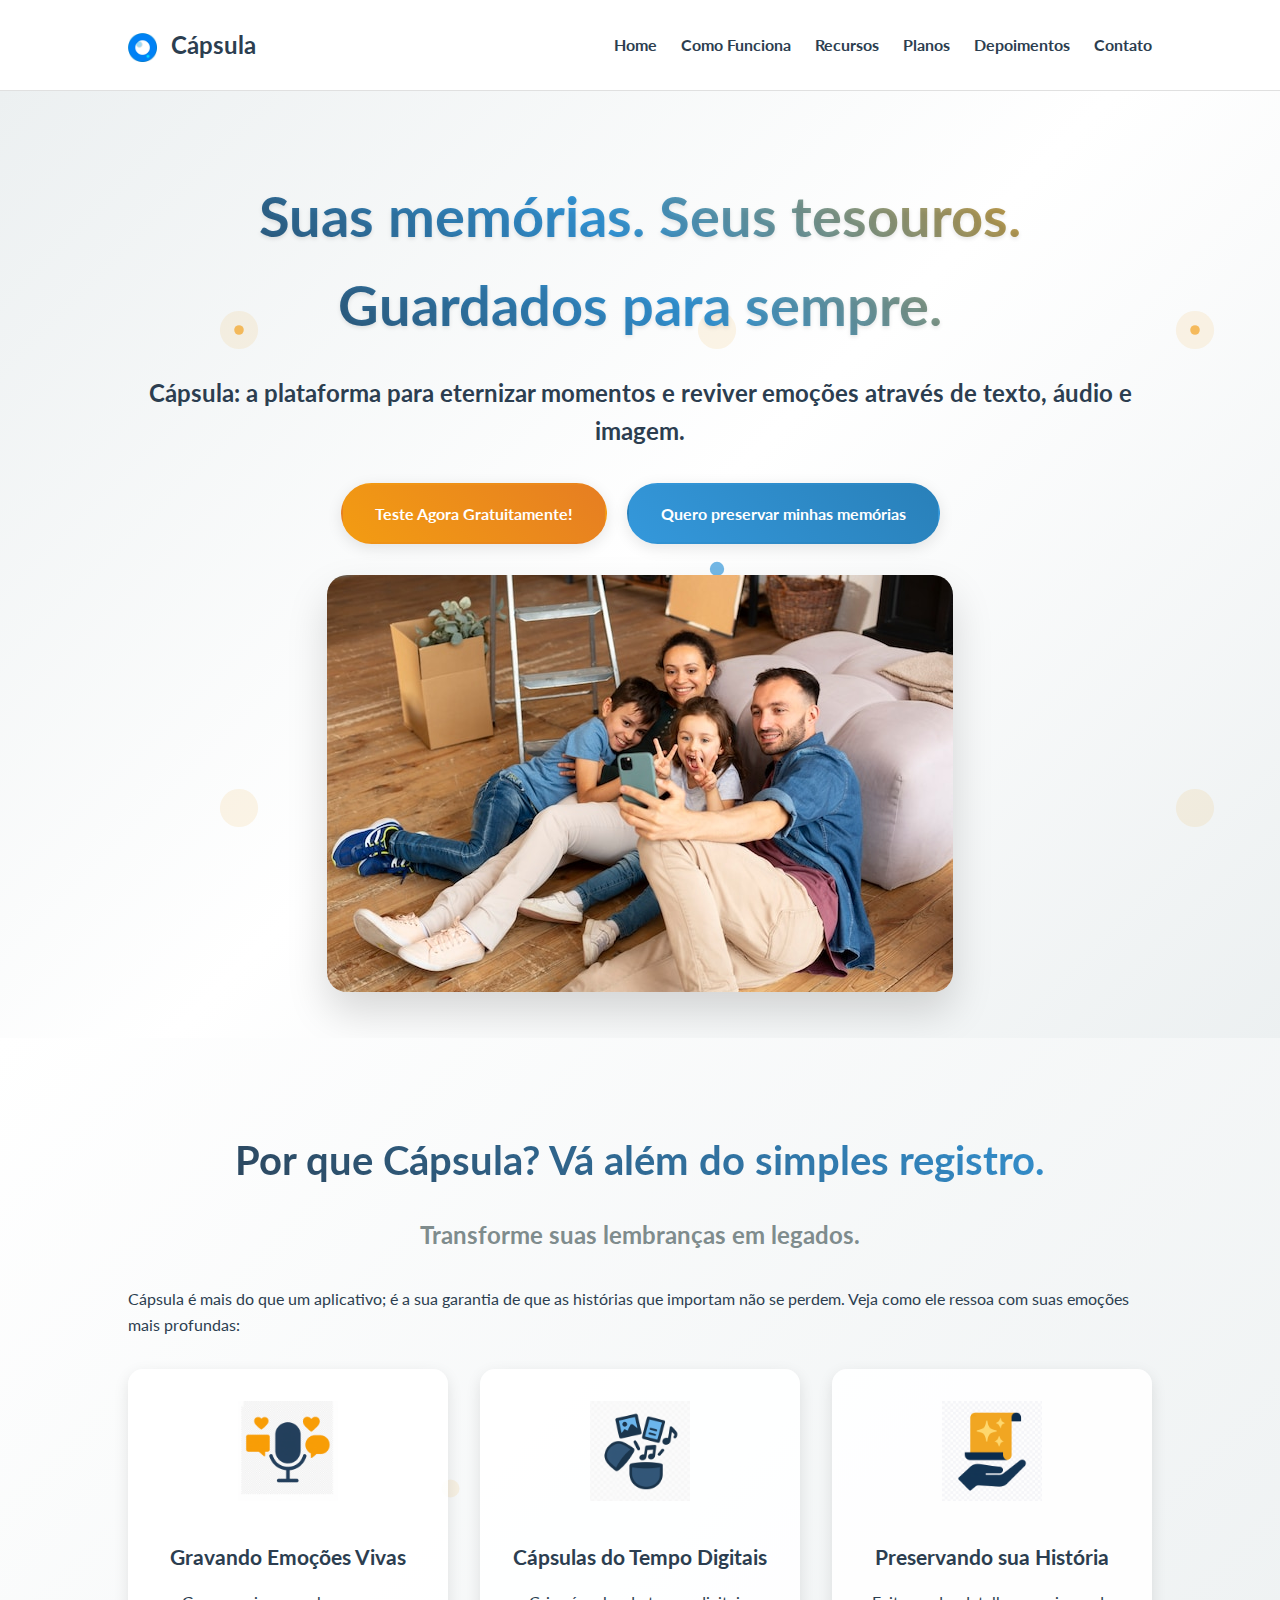
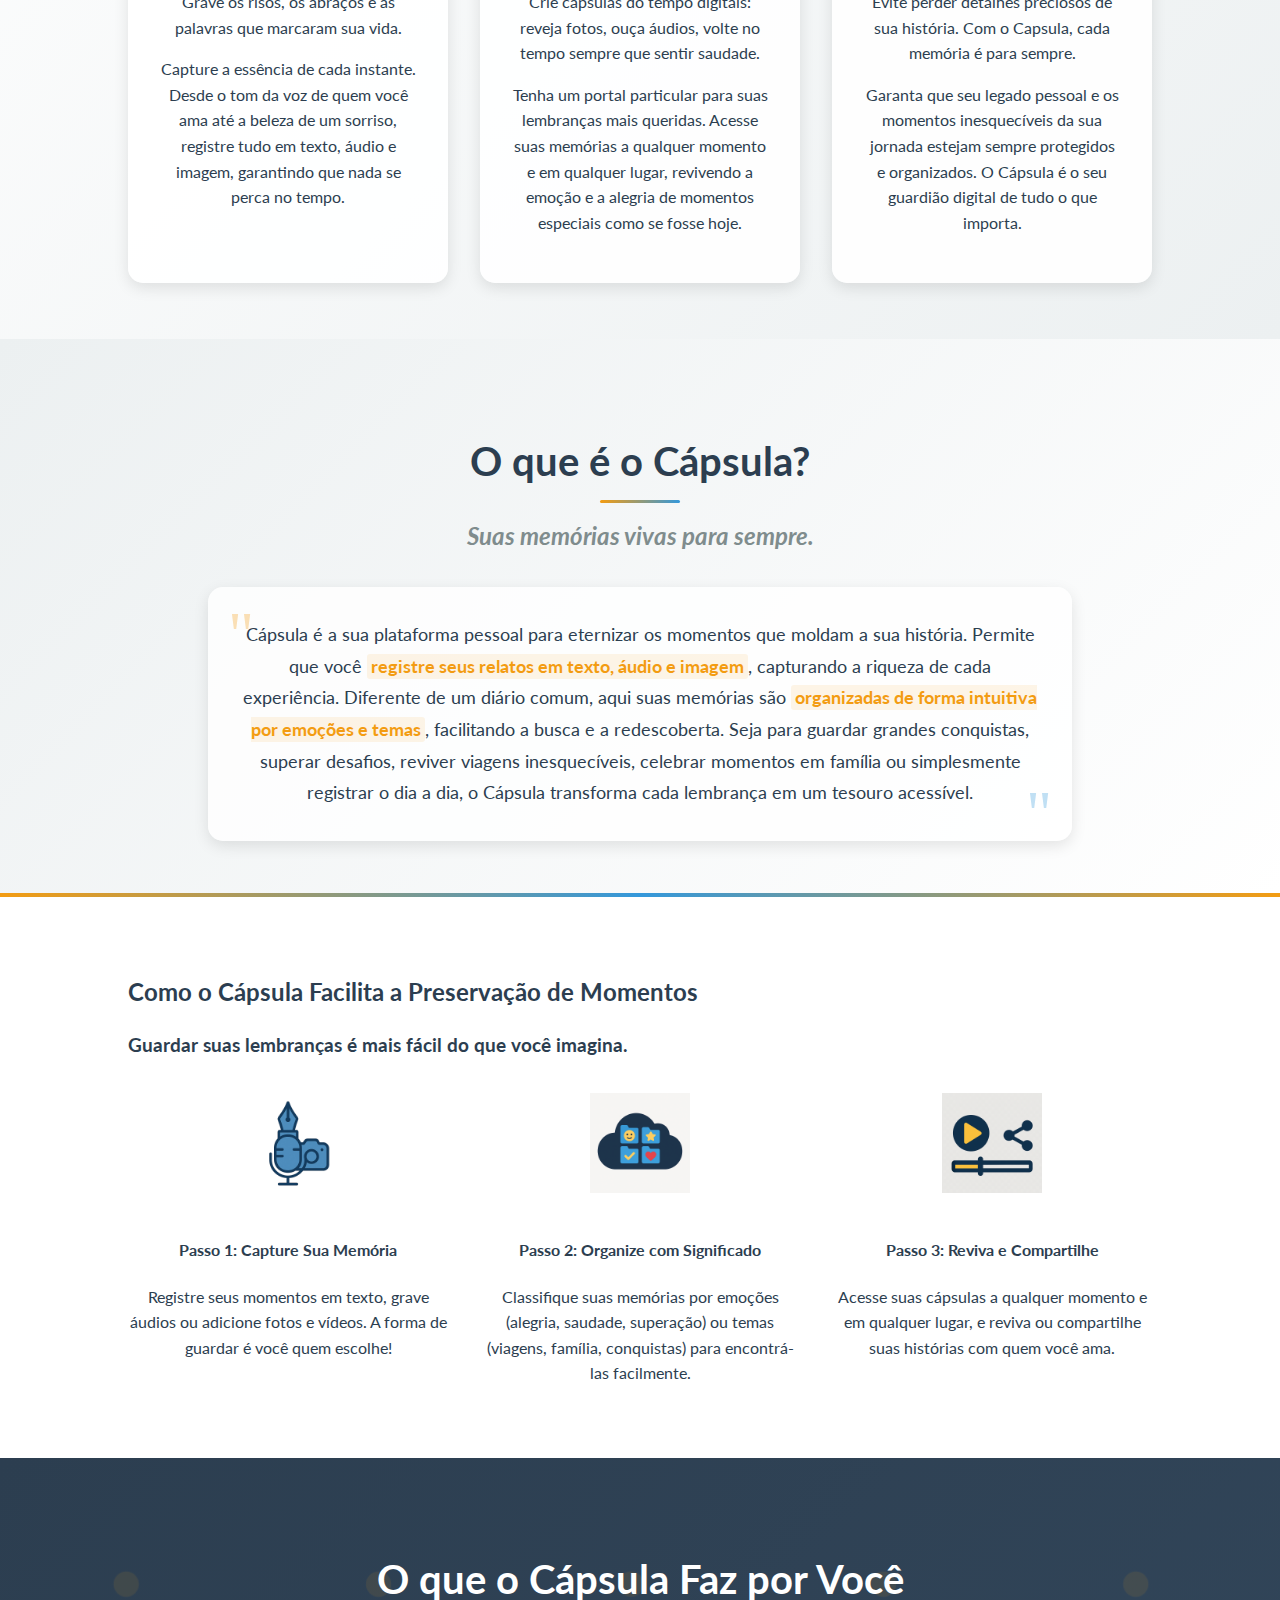
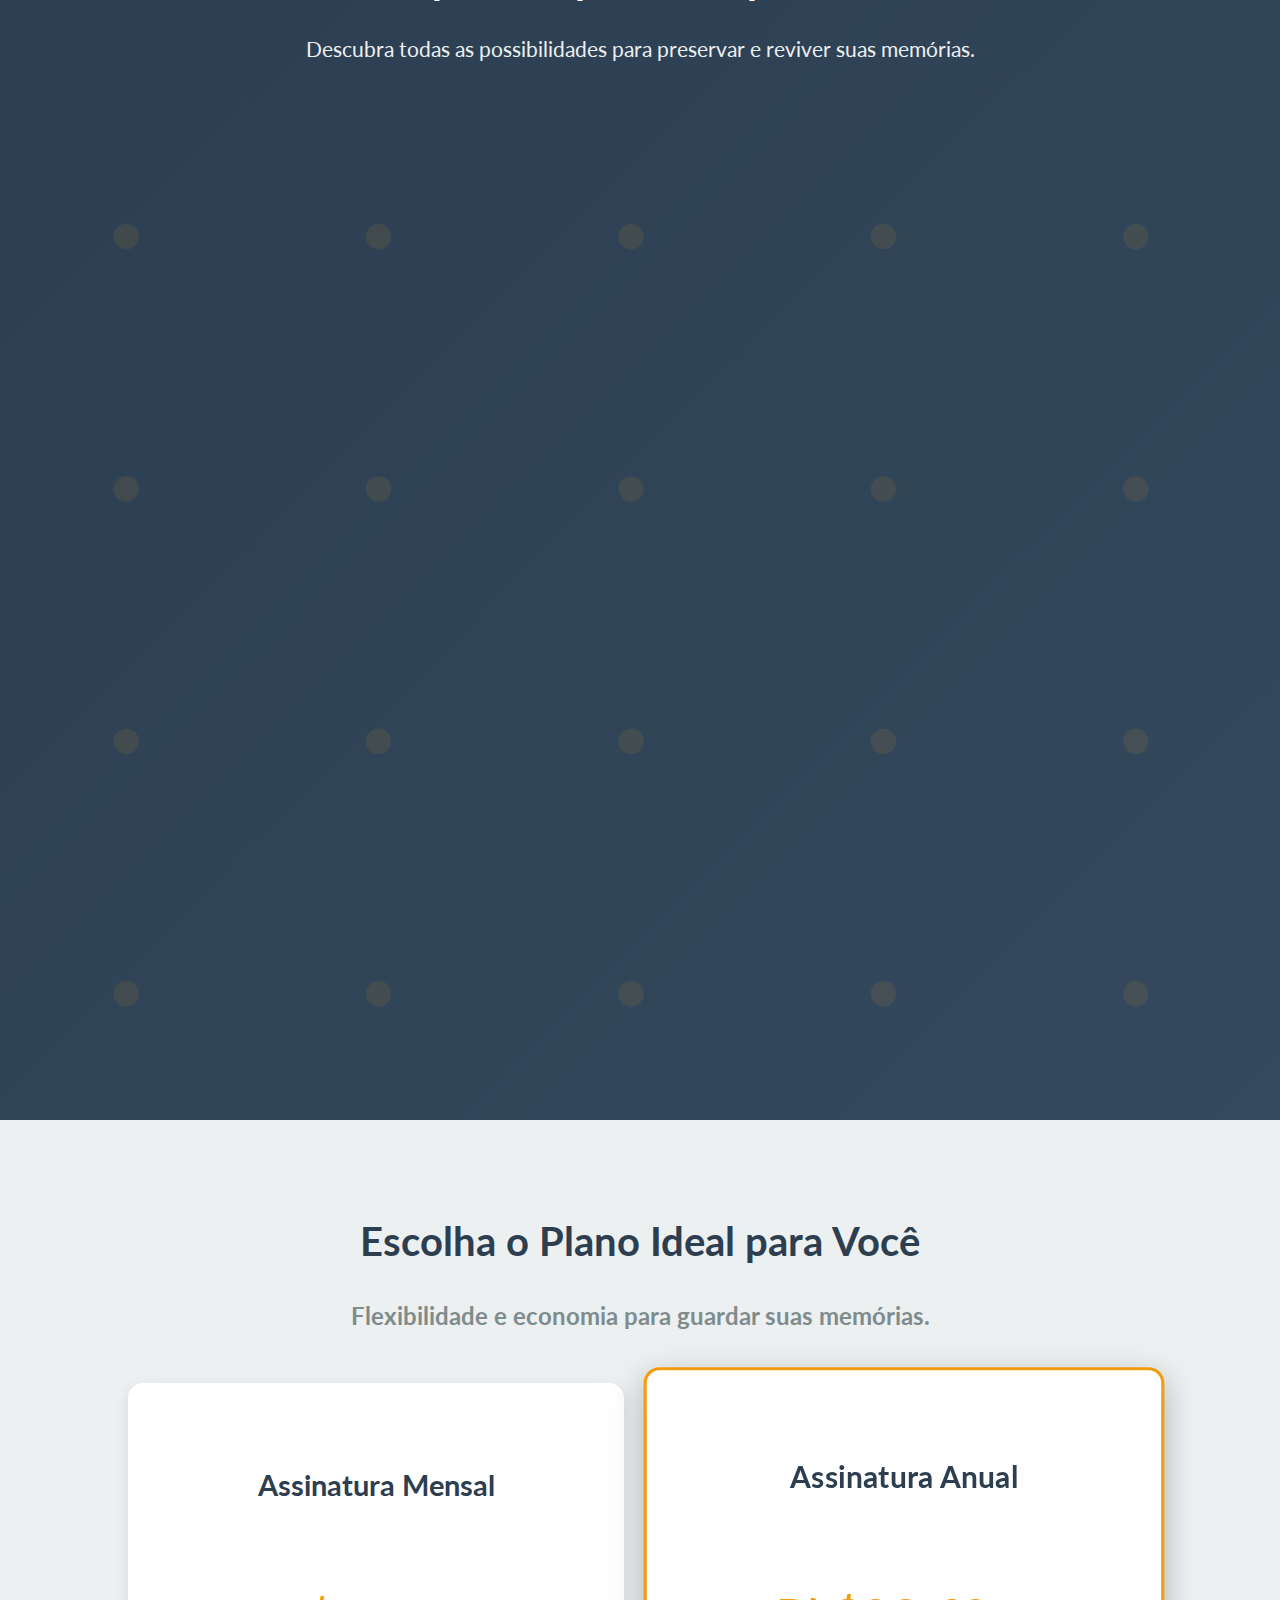
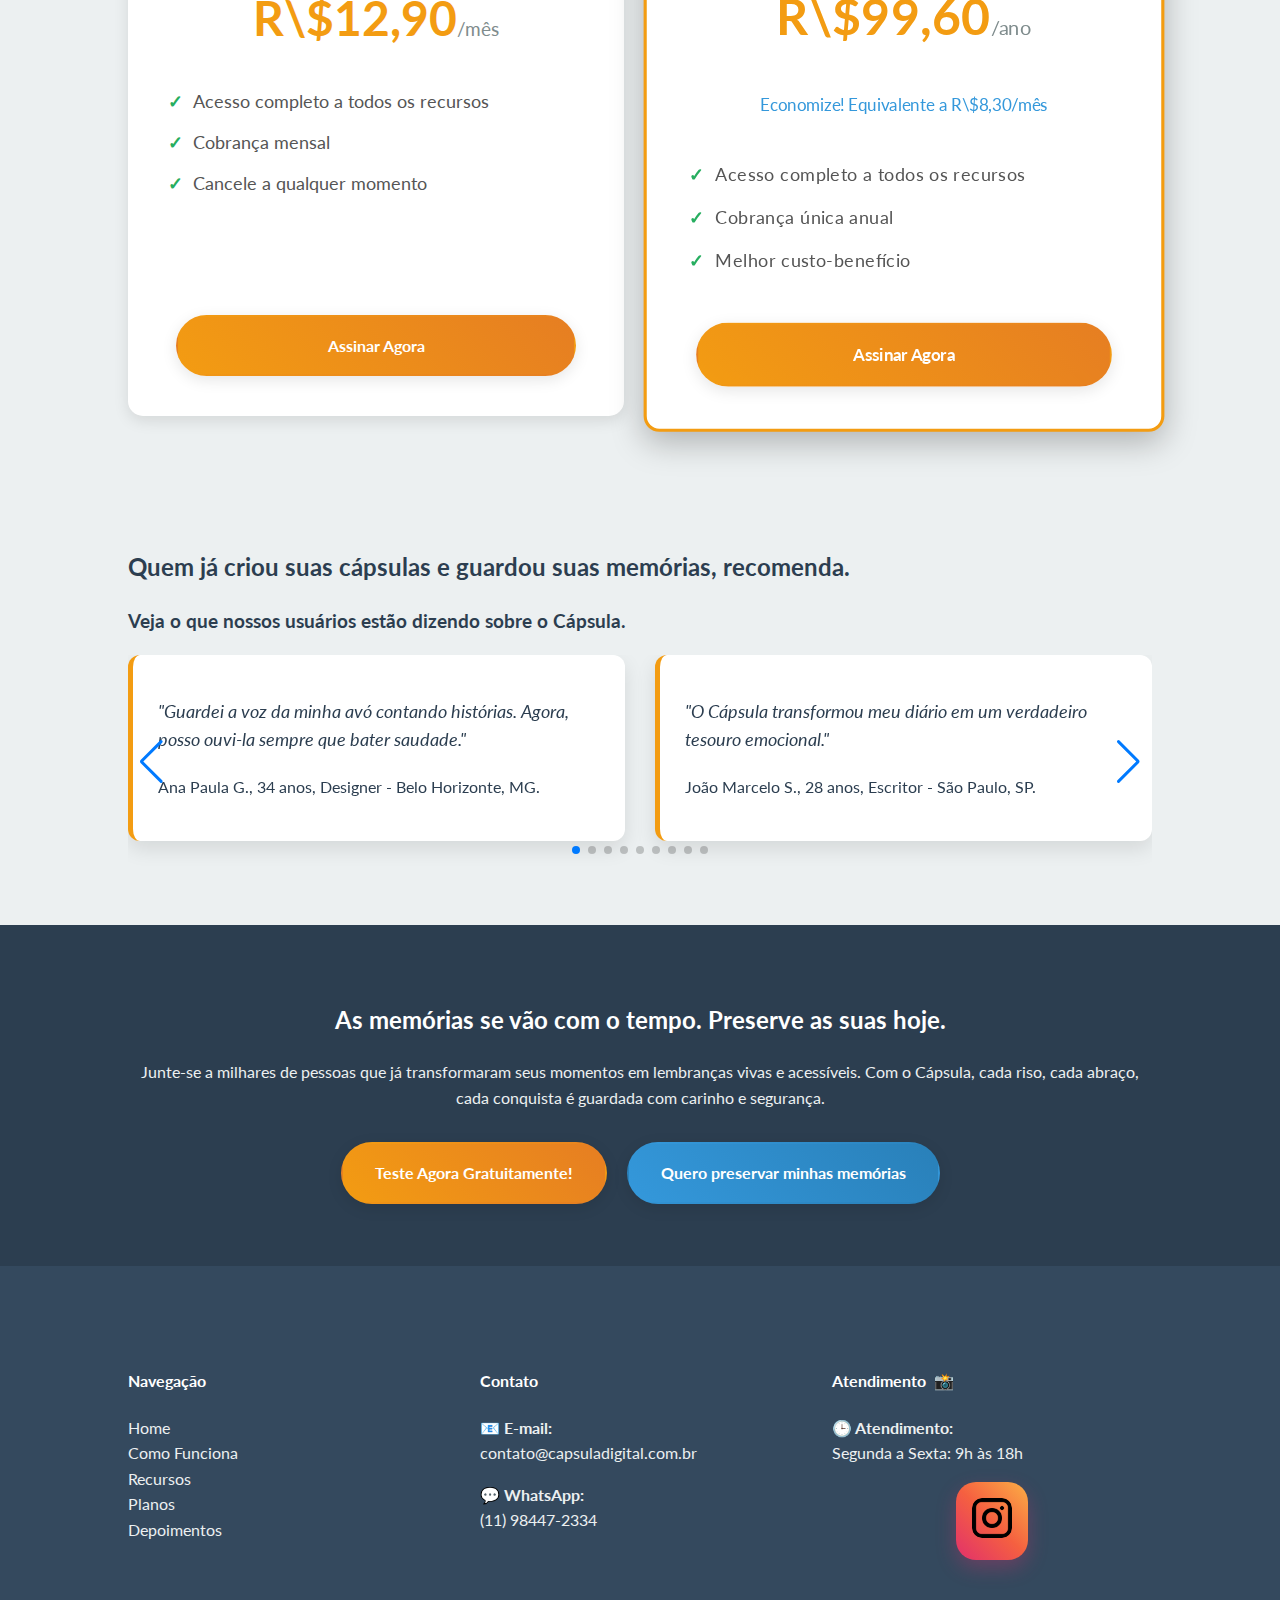
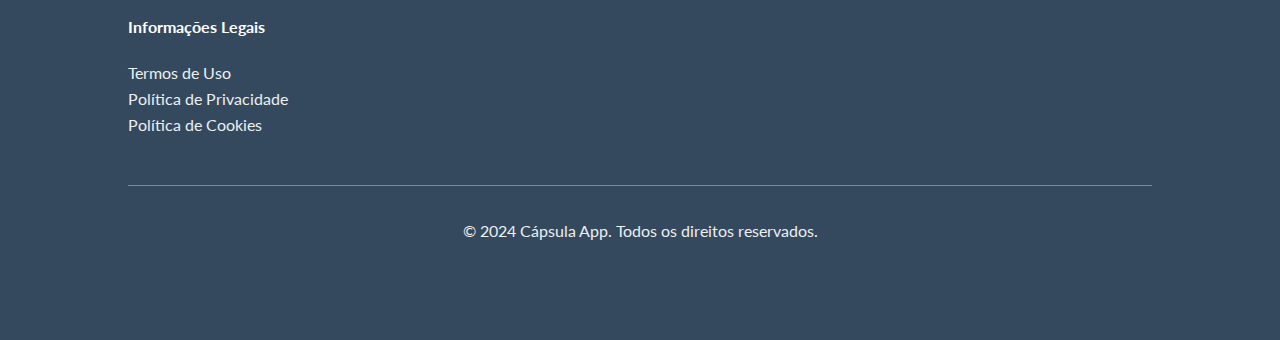
<file: index.html>
<!DOCTYPE html>
<html lang="pt-BR">
<head>
    <meta charset="UTF-8">
    <meta name="viewport" content="width=device-width, initial-scale=1.0">
    <title>Cápsula - Suas memórias vivas para sempre.</title>
    <link href="https://fonts.googleapis.com/css2?family=Lato:wght@400;700&display=swap" rel="stylesheet">
    <link rel="stylesheet" href="style.css">
    <link rel="stylesheet" href="https://cdn.jsdelivr.net/npm/swiper@11/swiper-bundle.min.css" />
</head>
<body>
    <header>
        <nav>
            <div class="logo"><img src="logo-capsula.png" alt="Logo Cápsula" class="navbar-logo"> Cápsula</div>
            <!-- NOVO: Botão do Hambúrguer para telas menores -->
            <button class="hamburger-button" aria-label="Abrir menu de navegação">
                <span class="hamburger-icon"></span>
            </button>
            <!-- FIM NOVO -->
            <ul id="nav-menu"> <!-- NOVO: Adicionado ID para controle via JavaScript -->
                <li><a href="#hero">Home</a></li>
                <li><a href="#beneficios">Como Funciona</a></li>
                <li><a href="#sobre">Recursos</a></li>
                <li><a href="#planos-assinatura">Planos</a></li>
                <li><a href="#depoimentos">Depoimentos</a></li>
                <li><a href="#contato">Contato</a></li>
            </ul>
        </nav>
    </header>

    <main>
        <!-- Hero Section -->
        <section id="hero" class="hero-section">
            <div class="container">
                <h1>Suas memórias. Seus tesouros. Guardados para sempre.</h1>
                <h2>Cápsula: a plataforma para eternizar momentos e reviver emoções através de texto, áudio e imagem.</h2>
                <div class="cta-buttons">
                    <a href="https://app.capsuladigital.com.br/register" class="btn primary">Teste Agora Gratuitamente!</a>
                    <a href="#planos-assinatura" class="btn secondary">Quero preservar minhas memórias</a>
                </div>
                <div class="hero-image-placeholder">
                    <img src="hero-image.jpg" alt="Família olhando fotos no celular com nostalgia">
                </div>
            </div>
        </section>

        <!-- Seção: Benefícios/Emoções -->
        <section id="beneficios" class="benefits-section">
            <div class="container">
                <h2>Por que Cápsula? Vá além do simples registro.</h2>
                <h3>Transforme suas lembranças em legados.</h3>
                <p class="highlight-text">Cápsula é mais do que um aplicativo; é a sua garantia de que as histórias que importam não se perdem. Veja como ele ressoa com suas emoções mais profundas:</p>
                <div class="benefits-grid">
                    <div class="benefit-item">
                        <div class="icon-placeholder">
                            <!-- Conceito de Ilustração/Ícone: Microfone estilizado ou câmera filmando com balões de fala/corações. -->
                            <img src="icon-recording.png" alt="Ícone de Gravação">
                        </div>
                        <h4>Gravando Emoções Vivas</h4>
                        <p>Grave os risos, os abraços e as palavras que marcaram sua vida.</p>
                        <p class="description-optional">Capture a essência de cada instante. Desde o tom da voz de quem você ama até a beleza de um sorriso, registre tudo em texto, áudio e imagem, garantindo que nada se perca no tempo.</p>
                    </div>
                    <div class="benefit-item">
                        <div class="icon-placeholder">
                            <!-- Conceito de Ilustração/Ícone: Cápsula do tempo sendo aberta, revelando ícones de fotos, notas musicais, etc. -->
                            <img src="icon-time-capsule.png" alt="Ícone de Cápsula do Tempo">
                        </div>
                        <h4>Cápsulas do Tempo Digitais</h4>
                        <p>Crie cápsulas do tempo digitais: reveja fotos, ouça áudios, volte no tempo sempre que sentir saudade.</p>
                        <p class="description-optional">Tenha um portal particular para suas lembranças mais queridas. Acesse suas memórias a qualquer momento e em qualquer lugar, revivendo a emoção e a alegria de momentos especiais como se fosse hoje.</p>
                    </div>
                    <div class="benefit-item">
                        <div class="icon-placeholder">
                            <!-- Conceito de Ilustração/Ícone: Mão segurando um livro ou pergaminho, com estrelas/brilhos. -->
                            <img src="icon-preservation.png" alt="Ícone de Preservação">
                        </div>
                        <h4>Preservando sua História</h4>
                        <p>Evite perder detalhes preciosos de sua história. Com o Capsula, cada memória é para sempre.</p>
                        <p class="description-optional">Garanta que seu legado pessoal e os momentos inesquecíveis da sua jornada estejam sempre protegidos e organizados. O Cápsula é o seu guardião digital de tudo o que importa.</p>
                    </div>
                </div>
            </div>
        </section>

        <!-- Seção: Sobre o Capsula -->
        <section id="sobre" class="about-section">
            <div class="container">
                <h2>O que é o Cápsula?</h2>
                <h3>Suas memórias vivas para sempre.</h3>
                <p>Cápsula é a sua plataforma pessoal para eternizar os momentos que moldam a sua história. Permite que você <strong>registre seus relatos em texto, áudio e imagem</strong>, capturando a riqueza de cada experiência. Diferente de um diário comum, aqui suas memórias são <strong>organizadas de forma intuitiva por emoções e temas</strong>, facilitando a busca e a redescoberta. Seja para guardar grandes conquistas, superar desafios, reviver viagens inesquecíveis, celebrar momentos em família ou simplesmente registrar o dia a dia, o Cápsula transforma cada lembrança em um tesouro acessível.</p>
            </div>
        </section>

        <!-- Seção: Como Funciona -->
        <section id="como-funciona" class="how-it-works-section">
            <div class="container">
                <h2>Como o Cápsula Facilita a Preservação de Momentos</h2>
                <h3>Guardar suas lembranças é mais fácil do que você imagina.</h3>
                <div class="steps-grid">
                    <div class="step-item">
                        <div class="icon-placeholder">
                            <!-- Conceito de Ilustração/Ícone: Ícone de caneta/teclado, microfone e câmera/galeria de fotos. -->
                            <img src="icon-capture.png" alt="Ícone de Captura">
                        </div>
                        <h4>Passo 1: Capture Sua Memória</h4>
                        <p>Registre seus momentos em texto, grave áudios ou adicione fotos e vídeos. A forma de guardar é você quem escolhe!</p>
                    </div>
                    <div class="step-item">
                        <div class="icon-placeholder">
                            <!-- Conceito de Ilustração/Ícone: Ícone de nuvem de tags ou pastas organizadas por emojis/cores. -->
                            <img src="icon-organize.png" alt="Ícone de Organização">
                        </div>
                        <h4>Passo 2: Organize com Significado</h4>
                        <p>Classifique suas memórias por emoções (alegria, saudade, superação) ou temas (viagens, família, conquistas) para encontrá-las facilmente.</p>
                    </div>
                    <div class="step-item">
                        <div class="icon-placeholder">
                            <!-- Conceito de Ilustração/Ícone: Ícone de "play" ou olho com uma linha do tempo, e um ícone de compartilhamento. -->
                            <img src="icon-share.png" alt="Ícone de Reviver e Compartilhar">
                        </div>
                        <h4>Passo 3: Reviva e Compartilhe</h4>
                        <p>Acesse suas cápsulas a qualquer momento e em qualquer lugar, e reviva ou compartilhe suas histórias com quem você ama.</p>
                    </div>
                </div>
            </div>
        </section>

        <!-- Seção: O que o Cápsula Faz por Você -->
        <section id="funcionalidades" class="features-section">
            <div class="container">
                <h2>O que o Cápsula Faz por Você</h2>
                <h3>Descubra todas as possibilidades para preservar e reviver suas memórias.</h3>
                <div class="features-grid">
                    <div class="feature-item">
                        <div class="feature-icon">📝</div>
                        <h4>Capture Suas Memórias</h4>
                        <p>Registre momentos em texto, áudio e imagem.</p>
                    </div>
                    <div class="feature-item">
                        <div class="feature-icon">💝</div>
                        <h4>Organize por Emoção</h4>
                        <p>Categorize suas cápsulas por sentimentos e temas.</p>
                    </div>
                    <div class="feature-item">
                        <div class="feature-icon">⏰</div>
                        <h4>Reviva a Qualquer Hora</h4>
                        <p>Acesse suas lembranças quando e onde quiser.</p>
                    </div>
                    <div class="feature-item">
                        <div class="feature-icon">🧠</div>
                        <h4>Descubra Seus Padrões</h4>
                        <p>Obtenha insights e análises psicológicas sobre seus humores e temas recorrentes.</p>
                    </div>
                    <div class="feature-item">
                        <div class="feature-icon">📊</div>
                        <h4>Acompanhe Sua Jornada</h4>
                        <p>Explore estatísticas e tendências da sua vida emocional ao longo do tempo.</p>
                    </div>
                    <div class="feature-item">
                        <div class="feature-icon">💌</div>
                        <h4>Compartilhe com Amor</h4>
                        <p>Mande suas cápsulas para quem você ama.</p>
                    </div>
                    <div class="feature-item">
                        <div class="feature-icon">📅</div>
                        <h4>Linha do Tempo Pessoal</h4>
                        <p>Visualize sua vida em uma cronologia organizada.</p>
                    </div>
                    <div class="feature-item">
                        <div class="feature-icon">🔒</div>
                        <h4>Segurança e Privacidade</h4>
                        <p>Suas memórias protegidas na nuvem.</p>
                    </div>
                </div>
            </div>
        </section>

        <!-- Seção: Planos de Assinatura (Versão Principal) -->
        <section id="planos-assinatura" class="pricing-section">
            <div class="container">
                <h2>Escolha o Plano Ideal para Você</h2>
                <h3>Flexibilidade e economia para guardar suas memórias.</h3>
                <div class="pricing-grid">
                    <div class="pricing-item">
                        <h4>Assinatura Mensal</h4>
                        <p class="price">R\$12,90<span>/mês</span></p>
                        <ul>
                            <li>Acesso completo a todos os recursos</li>
                            <li>Cobrança mensal</li>
                            <li>Cancele a qualquer momento</li>
                        </ul>
                        <a href="https://app.capsuladigital.com.br/subscribe" class="btn primary">Assinar Agora</a>
                    </div>
                    <div class="pricing-item featured">
                        <h4>Assinatura Anual</h4>
                        <p class="price">R\$99,60<span>/ano</span></p>
                        <p class="details">Economize! Equivalente a R\$8,30/mês</p>
                        <ul>
                            <li>Acesso completo a todos os recursos</li>
                            <li>Cobrança única anual</li>
                            <li>Melhor custo-benefício</li>
                        </ul>
                        <a href="https://app.capsuladigital.com.br/subscribe" class="btn primary">Assinar Agora</a>
                    </div>
                </div>
            </div>
        </section>

        <!-- Seção: Depoimentos -->
        <section id="depoimentos" class="testimonials-section">
            <div class="container">
                <h2>Quem já criou suas cápsulas e guardou suas memórias, recomenda.</h2>
                <h3>Veja o que nossos usuários estão dizendo sobre o Cápsula.</h3>
                <div class="testimonials-carousel-container">
                    <!-- INÍCIO DA ESTRUTURA SWIPER -->
                    <div class="swiper">
                        <div class="swiper-wrapper">
                            <!-- Cada testimonial-item se torna um swiper-slide -->
                            <div class="swiper-slide testimonial-item">
                                <p class="quote">"Guardei a voz da minha avó contando histórias. Agora, posso ouvi-la sempre que bater saudade."</p>
                                <p class="credit">Ana Paula G., 34 anos, Designer - Belo Horizonte, MG.</p>
                            </div>
                            <div class="swiper-slide testimonial-item">
                                <p class="quote">"O Cápsula transformou meu diário em um verdadeiro tesouro emocional."</p>
                                <p class="credit">João Marcelo S., 28 anos, Escritor - São Paulo, SP.</p>
                            </div>
                            <div class="swiper-slide testimonial-item">
                                <p class="quote">"Consegui preservar os primeiros passos do meu filho. Que emoção rever esses momentos!"</p>
                                <p class="credit">Mariana L., 29 anos, Enfermeira - Rio de Janeiro, RJ.</p>
                            </div>
                            <div class="swiper-slide testimonial-item">
                                <p class="quote">"Uso o Cápsula para guardar as receitas da minha mãe com a voz dela explicando. É como se ela estivesse sempre comigo na cozinha."</p>
                                <p class="credit">Carlos Eduardo M., 42 anos, Chef - Salvador, BA.</p>
                            </div>
                            <div class="swiper-slide testimonial-item">
                                <p class="quote">"Criei uma cápsula para cada viagem que fiz. Agora posso reviver cada aventura com todos os detalhes."</p>
                                <p class="credit">Fernanda R., 31 anos, Fotógrafa - Curitiba, PR.</p>
                            </div>
                            <div class="swiper-slide testimonial-item">
                                <p class="quote">"O Cápsula me ajudou a superar um momento difícil. Reler minhas próprias palavras de força me deu coragem."</p>
                                <p class="credit">Roberto Silva, 38 anos, Professor - Recife, PE.</p>
                            </div>
                            <div class="swiper-slide testimonial-item">
                                <p class="quote">"Meus netos adoram ouvir as histórias que gravei sobre a nossa família. É um legado que vai passar de geração em geração."</p>
                                <p class="credit">Dona Maria C., 67 anos, Aposentada - Fortaleza, CE.</p>
                            </div>
                            <div class="swiper-slide testimonial-item">
                                <p class="quote">"Cada conquista profissional está registrada no Cápsula. É incrível ver minha evolução ao longo dos anos."</p>
                                <p class="credit">Thiago A., 33 anos, Engenheiro - Brasília, DF.</p>
                            </div>
                            <div class="swiper-slide testimonial-item">
                                <p class="quote">"O Cápsula me conecta com minhas emoções de uma forma única. Cada memória guardada é um presente para mí mesma."</p>
                                <p class="credit">Juliana P., 26 anos, Psicóloga - Porto Alegre, RS.</p>
                            </div>
                        </div>
                        <!-- Adicione as setas de navegação (opcional) -->
                        <div class="swiper-button-prev"></div>
                        <div class="swiper-button-next"></div>
                        <!-- Adicione a paginação (bolinhas - opcional) -->
                        <div class="swiper-pagination"></div>
                    </div>
                    <!-- FIM DA ESTRUTURA SWIPER -->

                    <!-- SEUS CONTROLES ANTIGOS (AGORA COMENTADOS/REMOCIDOS, POIS O SWIPER OS SUBSTITUI) -->
                    <!-- <div class="carousel-controls">
                        <button class="carousel-btn prev-btn" onclick="previousTestimonial()">&lt;</button>
                        <button class="carousel-btn next-btn" onclick="nextTestimonial()">&gt;</button>
                    </div>
                    <div class="carousel-indicators">
                        <span class="indicator active" onclick="currentTestimonial(1)"></span>
                        <span class="indicator" onclick="currentTestimonial(2)"></span>
                        <span class="indicator" onclick="currentTestimonial(3)"></span>
                        <span class="indicator" onclick="currentTestimonial(4)"></span>
                        <span class="indicator" onclick="currentTestimonial(5)"></span>
                        <span class="indicator" onclick="currentTestimonial(6)"></span>
                        <span class="indicator" onclick="currentTestimonial(7)"></span>
                        <span class="indicator" onclick="currentTestimonial(8)"></span>
                        <span class="indicator" onclick="currentTestimonial(9)"></span>
                    </div> -->
                </div>
            </div>
        </section>

        <!-- Seção: Call to Action (CTA) -->
        <section id="cta" class="cta-section">
            <div class="container">
                <h2>As memórias se vão com o tempo. Preserve as suas hoje.</h2>
                <p>Junte-se a milhares de pessoas que já transformaram seus momentos em lembranças vivas e acessíveis. Com o Cápsula, cada riso, cada abraço, cada conquista é guardada com carinho e segurança.</p>
                <div class="cta-buttons">
                    <a href="https://app.capsuladigital.com.br/register" class="btn primary">Teste Agora Gratuitamente!</a>
                    <a href="#planos-assinatura" class="btn secondary">Quero preservar minhas memórias</a>
                </div>
            </div>
        </section>
    </main>

    <footer id="contato">
        <div class="container">
            <div class="footer-grid">
                <div class="footer-col">
                    <h4>Navegação</h4>
                    <ul>
                        <li><a href="#hero">Home</a></li>
                        <li><a href="#como-funciona">Como Funciona</a></li>
                        <li><a href="#sobre">Recursos</a></li>
                        <li><a href="#planos-assinatura">Planos</a></li>
                        <li><a href="#depoimentos">Depoimentos</a></li>
                    </ul>
                </div>
                <div class="footer-col">
                    <h4>Contato</h4>
                    <div class="contact-info">
                        <p><strong>📧 E-mail:</strong><br>
                        <a href="mailto:contato@capsuladigital.com.br">contato@capsuladigital.com.br</a></p>

                        <p><strong>💬 WhatsApp:</strong><br>
                        <a href="https://wa.me/5511984472334" target="_blank">(11) 98447-2334</a></p>
                    </div>
                </div>
                <div class="footer-col">
                    <h4>Atendimento</h4>
                    <div class="contact-info">
                        <p><strong>🕒 Atendimento:</strong><br>
                        Segunda a Sexta: 9h às 18h</p>
                    </div>
                    <div class="social-icons">
                        <a href="https://www.instagram.com/capsula_digital" target="_blank"><img src="instagram-icon.png" alt="Instagram" style="width: 30px; height: 30px;"></a>
                    </div>
                </div>
                <div class="footer-col">
                    <h4>Informações Legais</h4>
                    <ul>
                        <li><a href="termos-de-uso.html">Termos de Uso</a></li>
                        <li><a href="politica-de-privacidade.html">Política de Privacidade</a></li>
                        <li><a href="politica-de-cookies.html">Política de Cookies</a></li>
                    </ul>
                </div>
            </div>
            <div class="copyright">
                <p>© 2024 Cápsula App. Todos os direitos reservados.</p>
            </div>
        </div>
    </footer>

    <!-- A ordem dos scripts é importante: primeiro a biblioteca, depois o seu código que a usa -->
    <script src="https://cdn.jsdelivr.net/npm/swiper@11/swiper-bundle.min.js"></script>
    <script src="script.js"></script> <!-- Seu script principal agora carregado após o Swiper -->

</body>
</html>
</file>
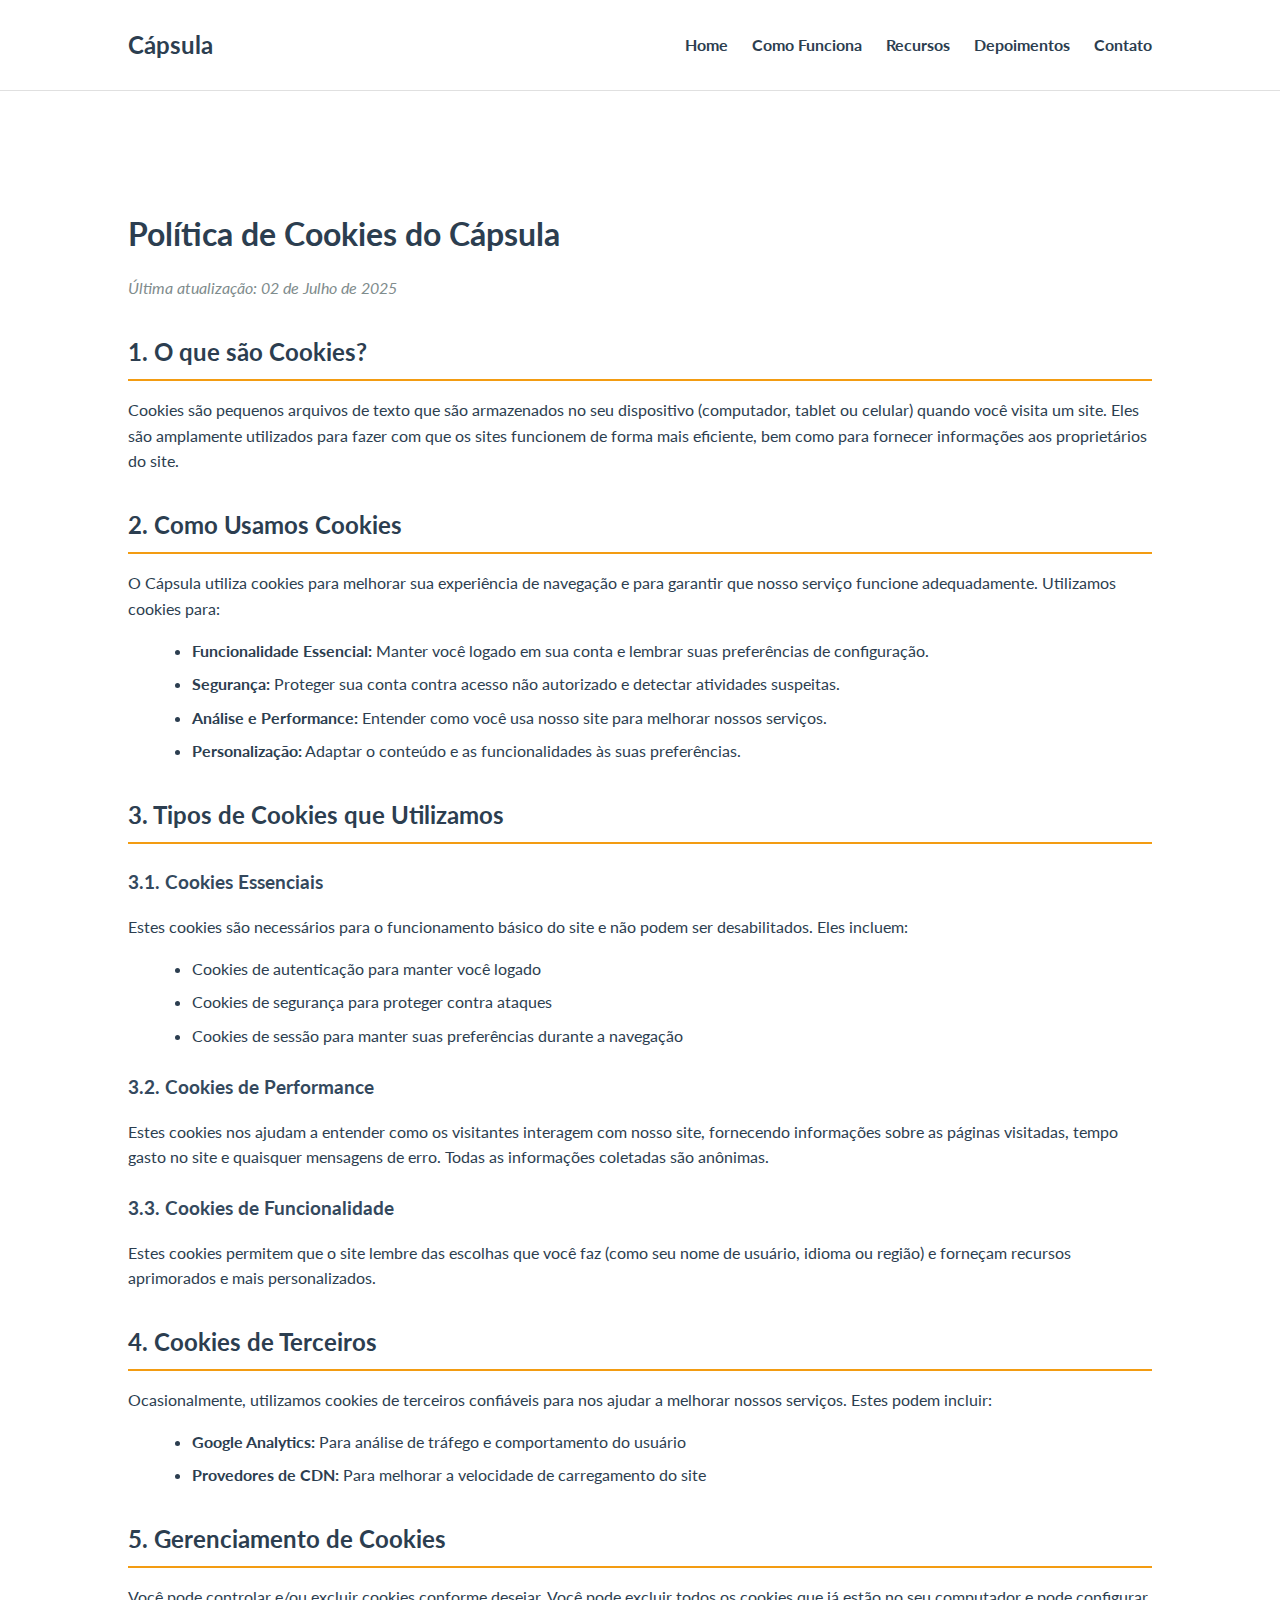
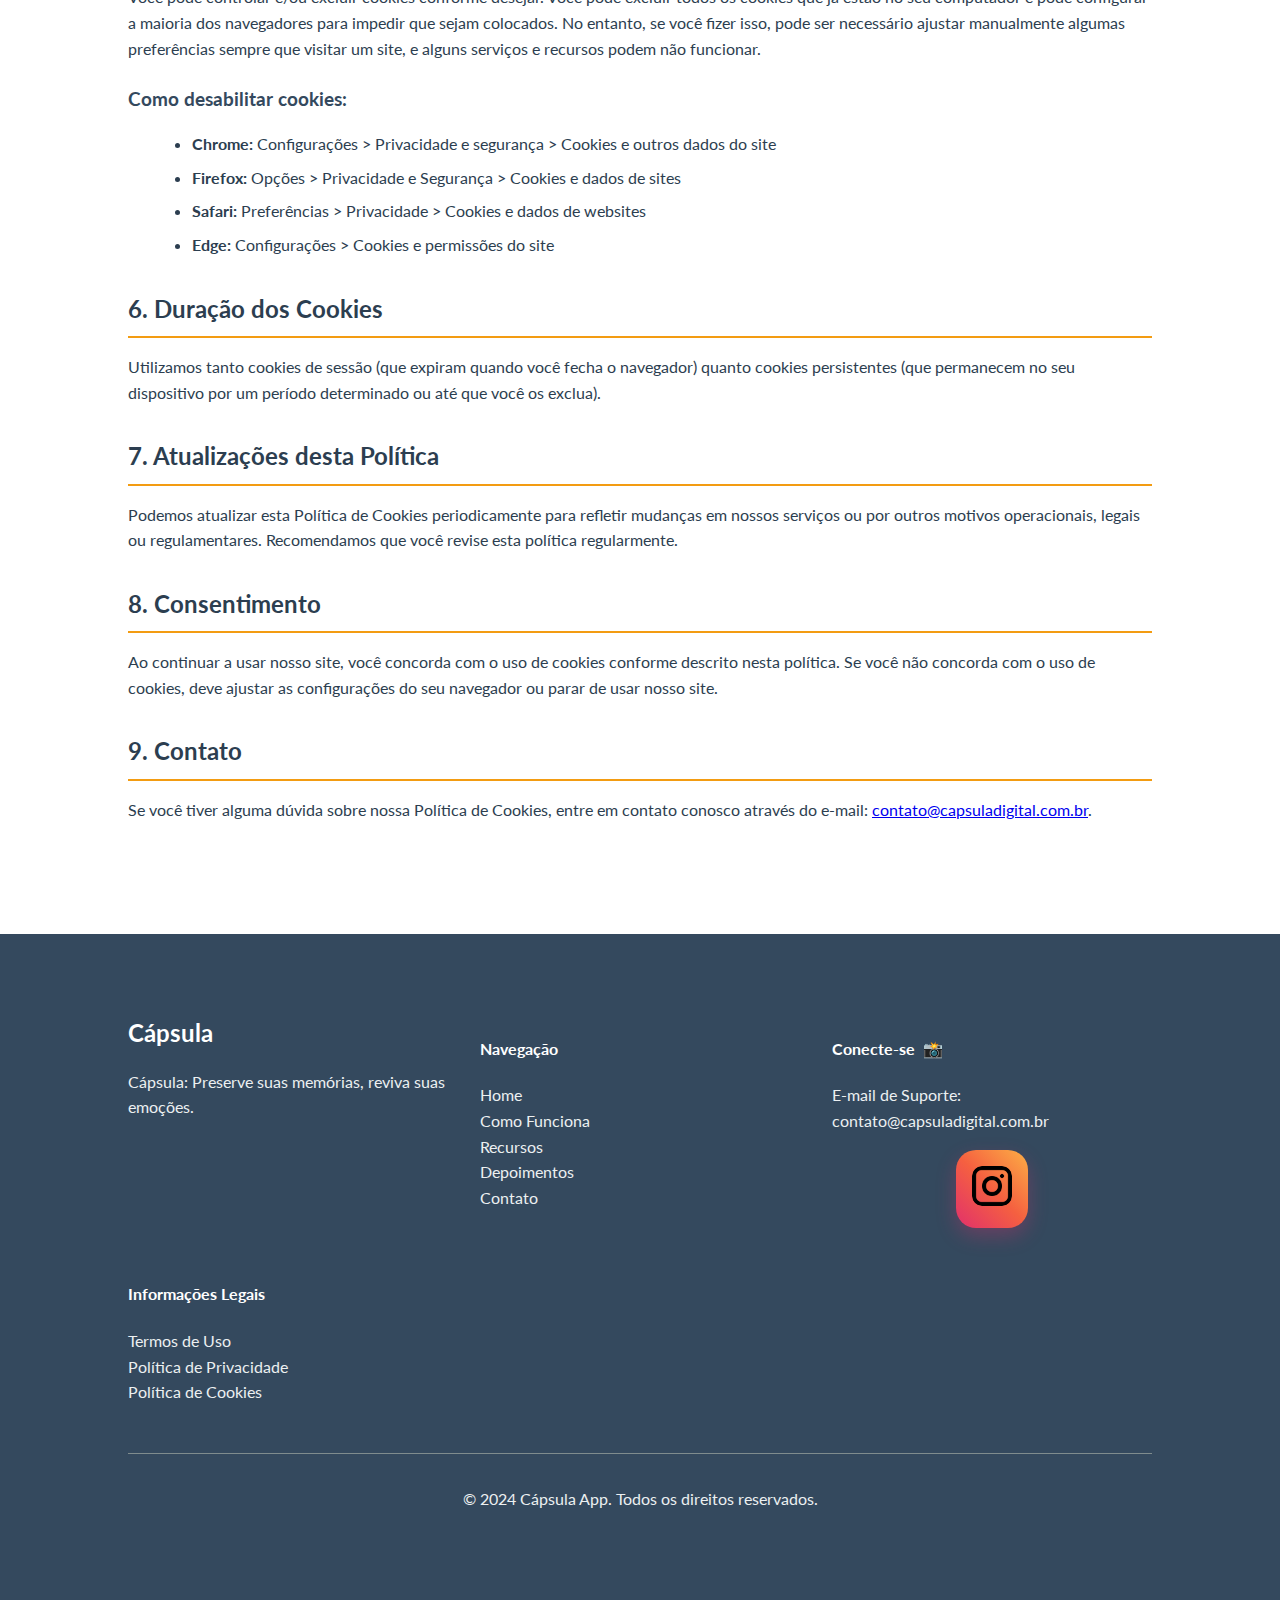
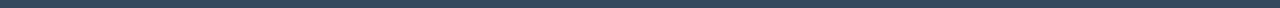
<file: politica-de-cookies.html>
<!DOCTYPE html>
<html lang="pt-BR">
<head>
    <meta charset="UTF-8">
    <meta name="viewport" content="width=device-width, initial-scale=1.0">
    <title>Política de Cookies - Cápsula</title>
    <link href="https://fonts.googleapis.com/css2?family=Lato:wght@400;700&display=swap" rel="stylesheet">
    <link rel="stylesheet" href="style.css">
</head>
<body>
    <header>
        <nav>
            <div class="logo">Cápsula</div>
            <ul>
                <li><a href="index.html">Home</a></li>
                <li><a href="index.html#beneficios">Como Funciona</a></li>
                <li><a href="index.html#sobre">Recursos</a></li>
                <li><a href="index.html#depoimentos">Depoimentos</a></li>
                <li><a href="index.html#contato">Contato</a></li>
            </ul>
        </nav>
    </header>

    <main>
        <section class="legal-page">
            <div class="container">
                <h1>Política de Cookies do Cápsula</h1>
                <p class="last-updated">Última atualização: 02 de Julho de 2025</p>

                <h2>1. O que são Cookies?</h2>
                <p>Cookies são pequenos arquivos de texto que são armazenados no seu dispositivo (computador, tablet ou celular) quando você visita um site. Eles são amplamente utilizados para fazer com que os sites funcionem de forma mais eficiente, bem como para fornecer informações aos proprietários do site.</p>

                <h2>2. Como Usamos Cookies</h2>
                <p>O Cápsula utiliza cookies para melhorar sua experiência de navegação e para garantir que nosso serviço funcione adequadamente. Utilizamos cookies para:</p>
                <ul>
                    <li><strong>Funcionalidade Essencial:</strong> Manter você logado em sua conta e lembrar suas preferências de configuração.</li>
                    <li><strong>Segurança:</strong> Proteger sua conta contra acesso não autorizado e detectar atividades suspeitas.</li>
                    <li><strong>Análise e Performance:</strong> Entender como você usa nosso site para melhorar nossos serviços.</li>
                    <li><strong>Personalização:</strong> Adaptar o conteúdo e as funcionalidades às suas preferências.</li>
                </ul>

                <h2>3. Tipos de Cookies que Utilizamos</h2>
                <h3>3.1. Cookies Essenciais</h3>
                <p>Estes cookies são necessários para o funcionamento básico do site e não podem ser desabilitados. Eles incluem:</p>
                <ul>
                    <li>Cookies de autenticação para manter você logado</li>
                    <li>Cookies de segurança para proteger contra ataques</li>
                    <li>Cookies de sessão para manter suas preferências durante a navegação</li>
                </ul>

                <h3>3.2. Cookies de Performance</h3>
                <p>Estes cookies nos ajudam a entender como os visitantes interagem com nosso site, fornecendo informações sobre as páginas visitadas, tempo gasto no site e quaisquer mensagens de erro. Todas as informações coletadas são anônimas.</p>

                <h3>3.3. Cookies de Funcionalidade</h3>
                <p>Estes cookies permitem que o site lembre das escolhas que você faz (como seu nome de usuário, idioma ou região) e forneçam recursos aprimorados e mais personalizados.</p>

                <h2>4. Cookies de Terceiros</h2>
                <p>Ocasionalmente, utilizamos cookies de terceiros confiáveis para nos ajudar a melhorar nossos serviços. Estes podem incluir:</p>
                <ul>
                    <li><strong>Google Analytics:</strong> Para análise de tráfego e comportamento do usuário</li>
                    <li><strong>Provedores de CDN:</strong> Para melhorar a velocidade de carregamento do site</li>
                </ul>

                <h2>5. Gerenciamento de Cookies</h2>
                <p>Você pode controlar e/ou excluir cookies conforme desejar. Você pode excluir todos os cookies que já estão no seu computador e pode configurar a maioria dos navegadores para impedir que sejam colocados. No entanto, se você fizer isso, pode ser necessário ajustar manualmente algumas preferências sempre que visitar um site, e alguns serviços e recursos podem não funcionar.</p>

                <h3>Como desabilitar cookies:</h3>
                <ul>
                    <li><strong>Chrome:</strong> Configurações > Privacidade e segurança > Cookies e outros dados do site</li>
                    <li><strong>Firefox:</strong> Opções > Privacidade e Segurança > Cookies e dados de sites</li>
                    <li><strong>Safari:</strong> Preferências > Privacidade > Cookies e dados de websites</li>
                    <li><strong>Edge:</strong> Configurações > Cookies e permissões do site</li>
                </ul>

                <h2>6. Duração dos Cookies</h2>
                <p>Utilizamos tanto cookies de sessão (que expiram quando você fecha o navegador) quanto cookies persistentes (que permanecem no seu dispositivo por um período determinado ou até que você os exclua).</p>

                <h2>7. Atualizações desta Política</h2>
                <p>Podemos atualizar esta Política de Cookies periodicamente para refletir mudanças em nossos serviços ou por outros motivos operacionais, legais ou regulamentares. Recomendamos que você revise esta política regularmente.</p>

                <h2>8. Consentimento</h2>
                <p>Ao continuar a usar nosso site, você concorda com o uso de cookies conforme descrito nesta política. Se você não concorda com o uso de cookies, deve ajustar as configurações do seu navegador ou parar de usar nosso site.</p>

                <h2>9. Contato</h2>
                <p>Se você tiver alguma dúvida sobre nossa Política de Cookies, entre em contato conosco através do e-mail: <a href="mailto:contato@capsuladigital.com.br">contato@capsuladigital.com.br</a>.</p>
            </div>
        </section>
    </main>

    <footer>
        <div class="container">
            <div class="footer-grid">
                <div class="footer-col">
                    <div class="logo">Cápsula</div>
                    <p>Cápsula: Preserve suas memórias, reviva suas emoções.</p>
                </div>
                <div class="footer-col">
                    <h4>Navegação</h4>
                    <ul>
                        <li><a href="index.html">Home</a></li>
                        <li><a href="index.html#como-funciona">Como Funciona</a></li>
                        <li><a href="index.html#sobre">Recursos</a></li>
                        <li><a href="index.html#depoimentos">Depoimentos</a></li>
                        <li><a href="index.html#contato">Contato</a></li>
                    </ul>
                </div>
                <div class="footer-col">
                    <h4>Conecte-se</h4>
                    <p>E-mail de Suporte: <a href="mailto:contato@capsuladigital.com.br">contato@capsuladigital.com.br</a></p>
                    <div class="social-icons">
                        <a href="#"><img src="instagram-icon.png" alt="Instagram" style="width: 30px; height: 30px;"></a>
                    </div>
                </div>
                <div class="footer-col">
                    <h4>Informações Legais</h4>
                    <ul>
                        <li><a href="termos-de-uso.html">Termos de Uso</a></li>
                        <li><a href="politica-de-privacidade.html">Política de Privacidade</a></li>
                        <li><a href="politica-de-cookies.html">Política de Cookies</a></li>
                    </ul>
                </div>
            </div>
            <div class="copyright">
                <p>© 2024 Cápsula App. Todos os direitos reservados.</p>
            </div>
        </div>
    </footer>
</body>
</html>
</file>
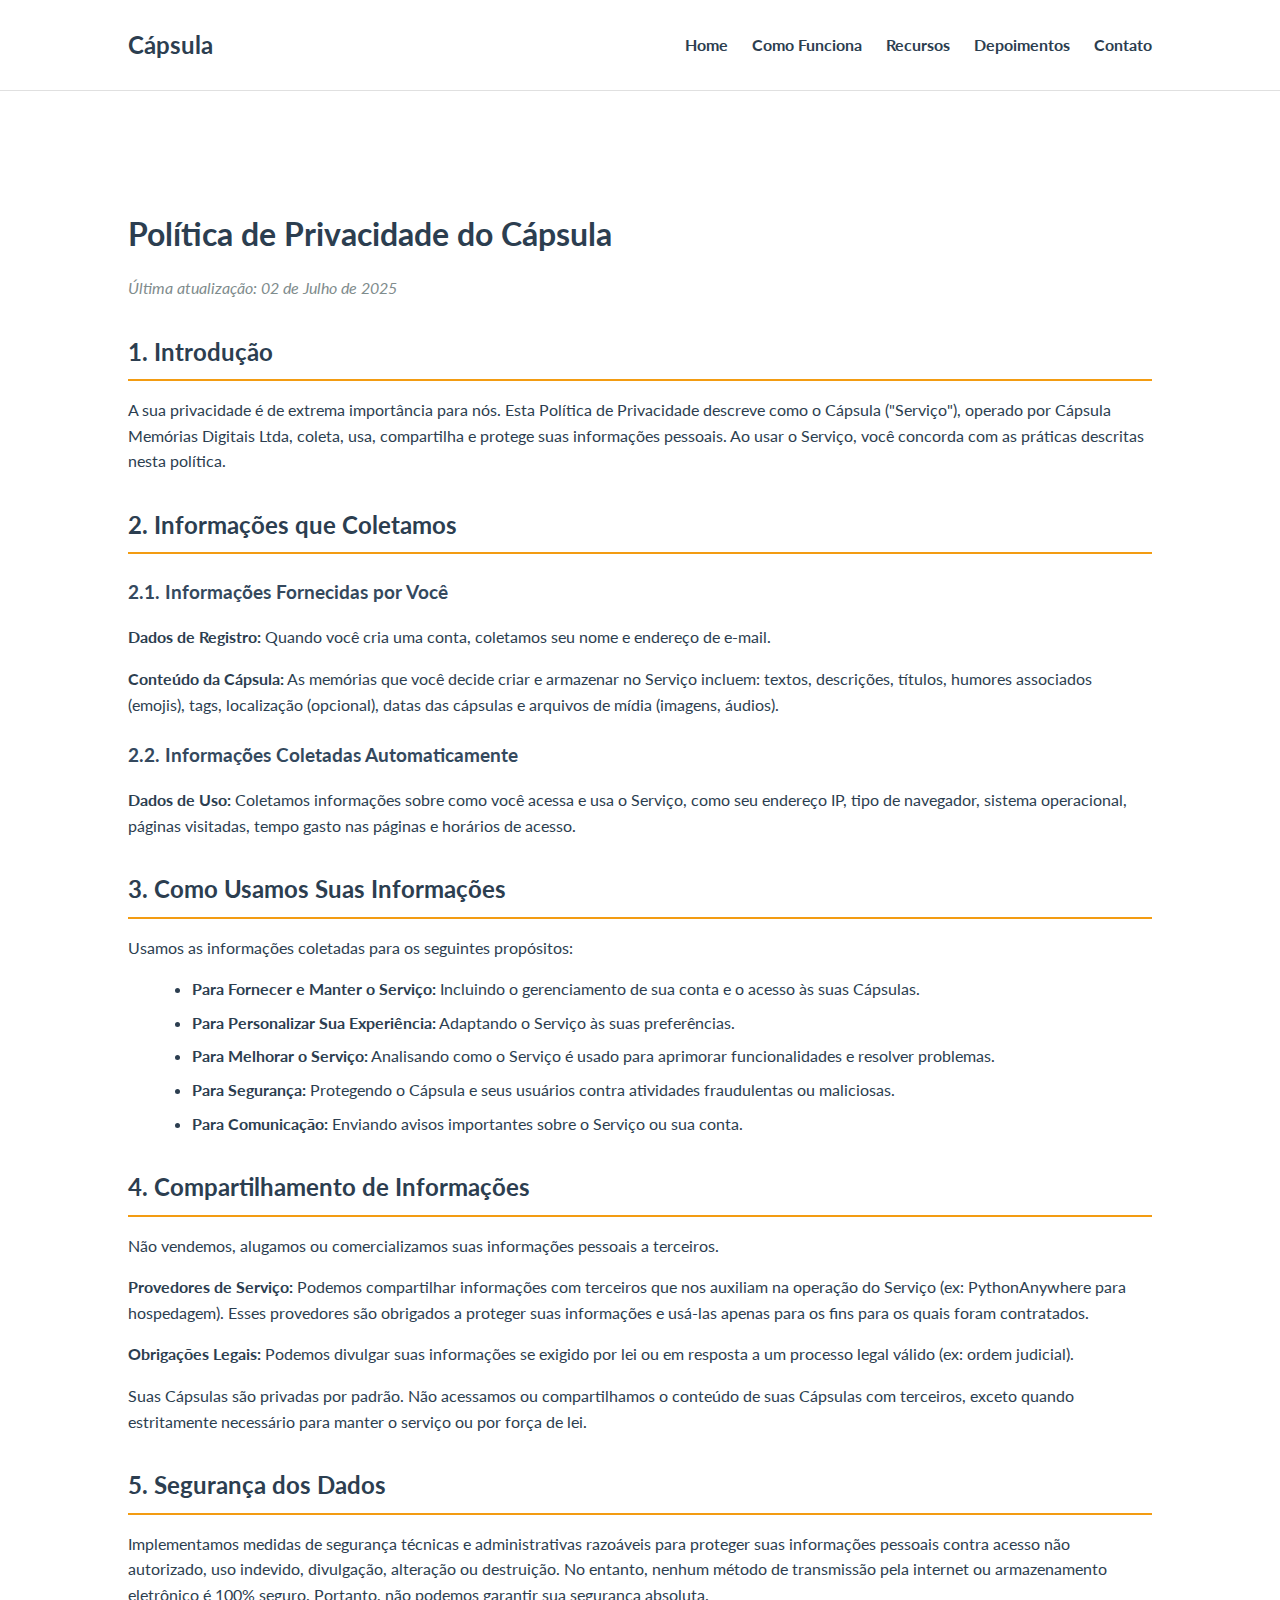
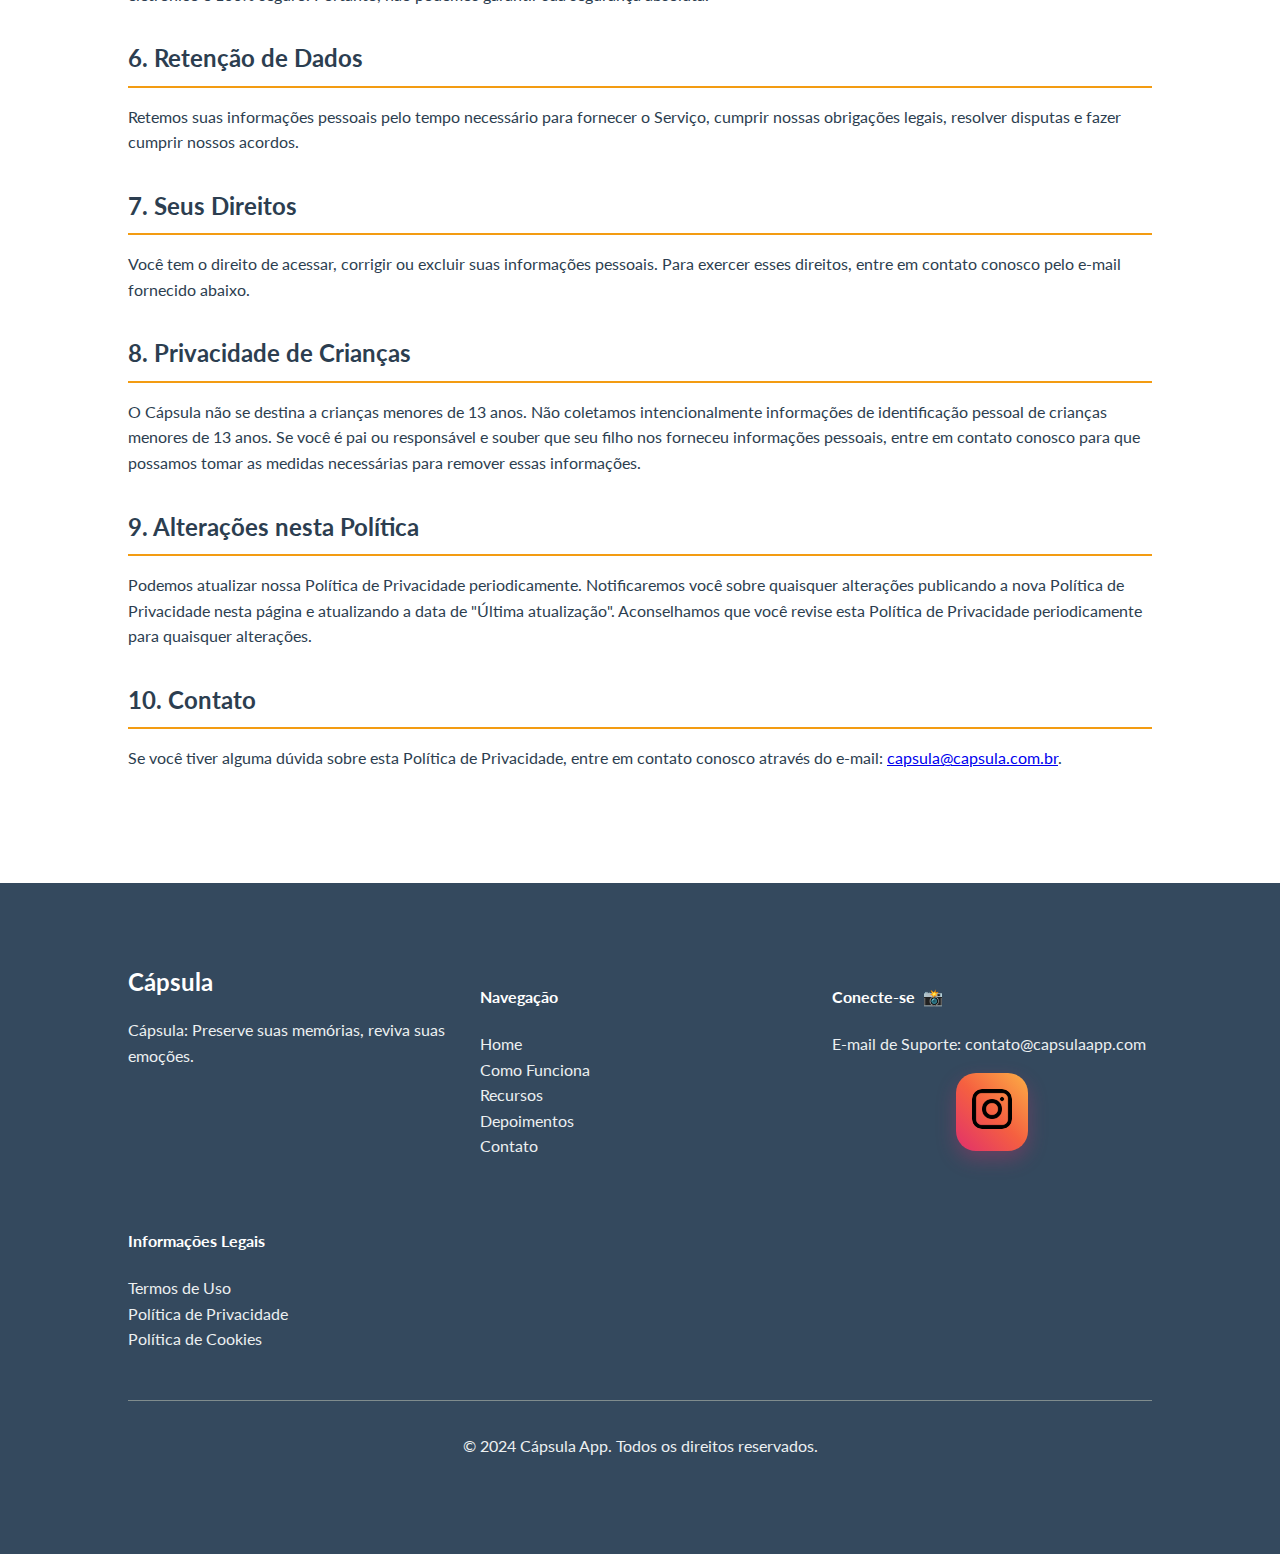
<file: politica-de-privacidade.html>
<!DOCTYPE html>
<html lang="pt-BR">
<head>
    <meta charset="UTF-8">
    <meta name="viewport" content="width=device-width, initial-scale=1.0">
    <title>Política de Privacidade - Cápsula</title>
    <link href="https://fonts.googleapis.com/css2?family=Lato:wght@400;700&display=swap" rel="stylesheet">
    <link rel="stylesheet" href="style.css">
</head>
<body>
    <header>
        <nav>
            <div class="logo">Cápsula</div>
            <ul>
                <li><a href="index.html">Home</a></li>
                <li><a href="index.html#beneficios">Como Funciona</a></li>
                <li><a href="index.html#sobre">Recursos</a></li>
                <li><a href="index.html#depoimentos">Depoimentos</a></li>
                <li><a href="index.html#contato">Contato</a></li>
            </ul>
        </nav>
    </header>

    <main>
        <section class="legal-page">
            <div class="container">
                <h1>Política de Privacidade do Cápsula</h1>
                <p class="last-updated">Última atualização: 02 de Julho de 2025</p>

                <h2>1. Introdução</h2>
                <p>A sua privacidade é de extrema importância para nós. Esta Política de Privacidade descreve como o Cápsula ("Serviço"), operado por Cápsula Memórias Digitais Ltda, coleta, usa, compartilha e protege suas informações pessoais. Ao usar o Serviço, você concorda com as práticas descritas nesta política.</p>

                <h2>2. Informações que Coletamos</h2>
                <h3>2.1. Informações Fornecidas por Você</h3>
                <p><strong>Dados de Registro:</strong> Quando você cria uma conta, coletamos seu nome e endereço de e-mail.</p>
                <p><strong>Conteúdo da Cápsula:</strong> As memórias que você decide criar e armazenar no Serviço incluem: textos, descrições, títulos, humores associados (emojis), tags, localização (opcional), datas das cápsulas e arquivos de mídia (imagens, áudios).</p>

                <h3>2.2. Informações Coletadas Automaticamente</h3>
                <p><strong>Dados de Uso:</strong> Coletamos informações sobre como você acessa e usa o Serviço, como seu endereço IP, tipo de navegador, sistema operacional, páginas visitadas, tempo gasto nas páginas e horários de acesso.</p>

                <h2>3. Como Usamos Suas Informações</h2>
                <p>Usamos as informações coletadas para os seguintes propósitos:</p>
                <ul>
                    <li><strong>Para Fornecer e Manter o Serviço:</strong> Incluindo o gerenciamento de sua conta e o acesso às suas Cápsulas.</li>
                    <li><strong>Para Personalizar Sua Experiência:</strong> Adaptando o Serviço às suas preferências.</li>
                    <li><strong>Para Melhorar o Serviço:</strong> Analisando como o Serviço é usado para aprimorar funcionalidades e resolver problemas.</li>
                    <li><strong>Para Segurança:</strong> Protegendo o Cápsula e seus usuários contra atividades fraudulentas ou maliciosas.</li>
                    <li><strong>Para Comunicação:</strong> Enviando avisos importantes sobre o Serviço ou sua conta.</li>
                </ul>

                <h2>4. Compartilhamento de Informações</h2>
                <p>Não vendemos, alugamos ou comercializamos suas informações pessoais a terceiros.</p>
                <p><strong>Provedores de Serviço:</strong> Podemos compartilhar informações com terceiros que nos auxiliam na operação do Serviço (ex: PythonAnywhere para hospedagem). Esses provedores são obrigados a proteger suas informações e usá-las apenas para os fins para os quais foram contratados.</p>
                <p><strong>Obrigações Legais:</strong> Podemos divulgar suas informações se exigido por lei ou em resposta a um processo legal válido (ex: ordem judicial).</p>
                <p>Suas Cápsulas são privadas por padrão. Não acessamos ou compartilhamos o conteúdo de suas Cápsulas com terceiros, exceto quando estritamente necessário para manter o serviço ou por força de lei.</p>

                <h2>5. Segurança dos Dados</h2>
                <p>Implementamos medidas de segurança técnicas e administrativas razoáveis para proteger suas informações pessoais contra acesso não autorizado, uso indevido, divulgação, alteração ou destruição. No entanto, nenhum método de transmissão pela internet ou armazenamento eletrônico é 100% seguro. Portanto, não podemos garantir sua segurança absoluta.</p>

                <h2>6. Retenção de Dados</h2>
                <p>Retemos suas informações pessoais pelo tempo necessário para fornecer o Serviço, cumprir nossas obrigações legais, resolver disputas e fazer cumprir nossos acordos.</p>

                <h2>7. Seus Direitos</h2>
                <p>Você tem o direito de acessar, corrigir ou excluir suas informações pessoais. Para exercer esses direitos, entre em contato conosco pelo e-mail fornecido abaixo.</p>

                <h2>8. Privacidade de Crianças</h2>
                <p>O Cápsula não se destina a crianças menores de 13 anos. Não coletamos intencionalmente informações de identificação pessoal de crianças menores de 13 anos. Se você é pai ou responsável e souber que seu filho nos forneceu informações pessoais, entre em contato conosco para que possamos tomar as medidas necessárias para remover essas informações.</p>

                <h2>9. Alterações nesta Política</h2>
                <p>Podemos atualizar nossa Política de Privacidade periodicamente. Notificaremos você sobre quaisquer alterações publicando a nova Política de Privacidade nesta página e atualizando a data de "Última atualização". Aconselhamos que você revise esta Política de Privacidade periodicamente para quaisquer alterações.</p>

                <h2>10. Contato</h2>
                <p>Se você tiver alguma dúvida sobre esta Política de Privacidade, entre em contato conosco através do e-mail: <a href="mailto:capsula@capsula.com.br">capsula@capsula.com.br</a>.</p>
            </div>
        </section>
    </main>

    <footer>
        <div class="container">
            <div class="footer-grid">
                <div class="footer-col">
                    <div class="logo">Cápsula</div>
                    <p>Cápsula: Preserve suas memórias, reviva suas emoções.</p>
                </div>
                <div class="footer-col">
                    <h4>Navegação</h4>
                    <ul>
                        <li><a href="index.html">Home</a></li>
                        <li><a href="index.html#como-funciona">Como Funciona</a></li>
                        <li><a href="index.html#sobre">Recursos</a></li>
                        <li><a href="index.html#depoimentos">Depoimentos</a></li>
                        <li><a href="index.html#contato">Contato</a></li>
                    </ul>
                </div>
                <div class="footer-col">
                    <h4>Conecte-se</h4>
                    <p>E-mail de Suporte: <a href="mailto:contato@capsulaapp.com">contato@capsulaapp.com</a></p>
                    <div class="social-icons">
                        <a href="#"><img src="instagram-icon.png" alt="Instagram" style="width: 30px; height: 30px;"></a>
                    </div>
                </div>
                <div class="footer-col">
                    <h4>Informações Legais</h4>
                    <ul>
                        <li><a href="termos-de-uso.html">Termos de Uso</a></li>
                        <li><a href="politica-de-privacidade.html">Política de Privacidade</a></li>
                        <li><a href="politica-de-cookies.html">Política de Cookies</a></li>
                    </ul>
                </div>
            </div>
            <div class="copyright">
                <p>© 2024 Cápsula App. Todos os direitos reservados.</p>
            </div>
        </div>
    </footer>
</body>
</html>
</file>
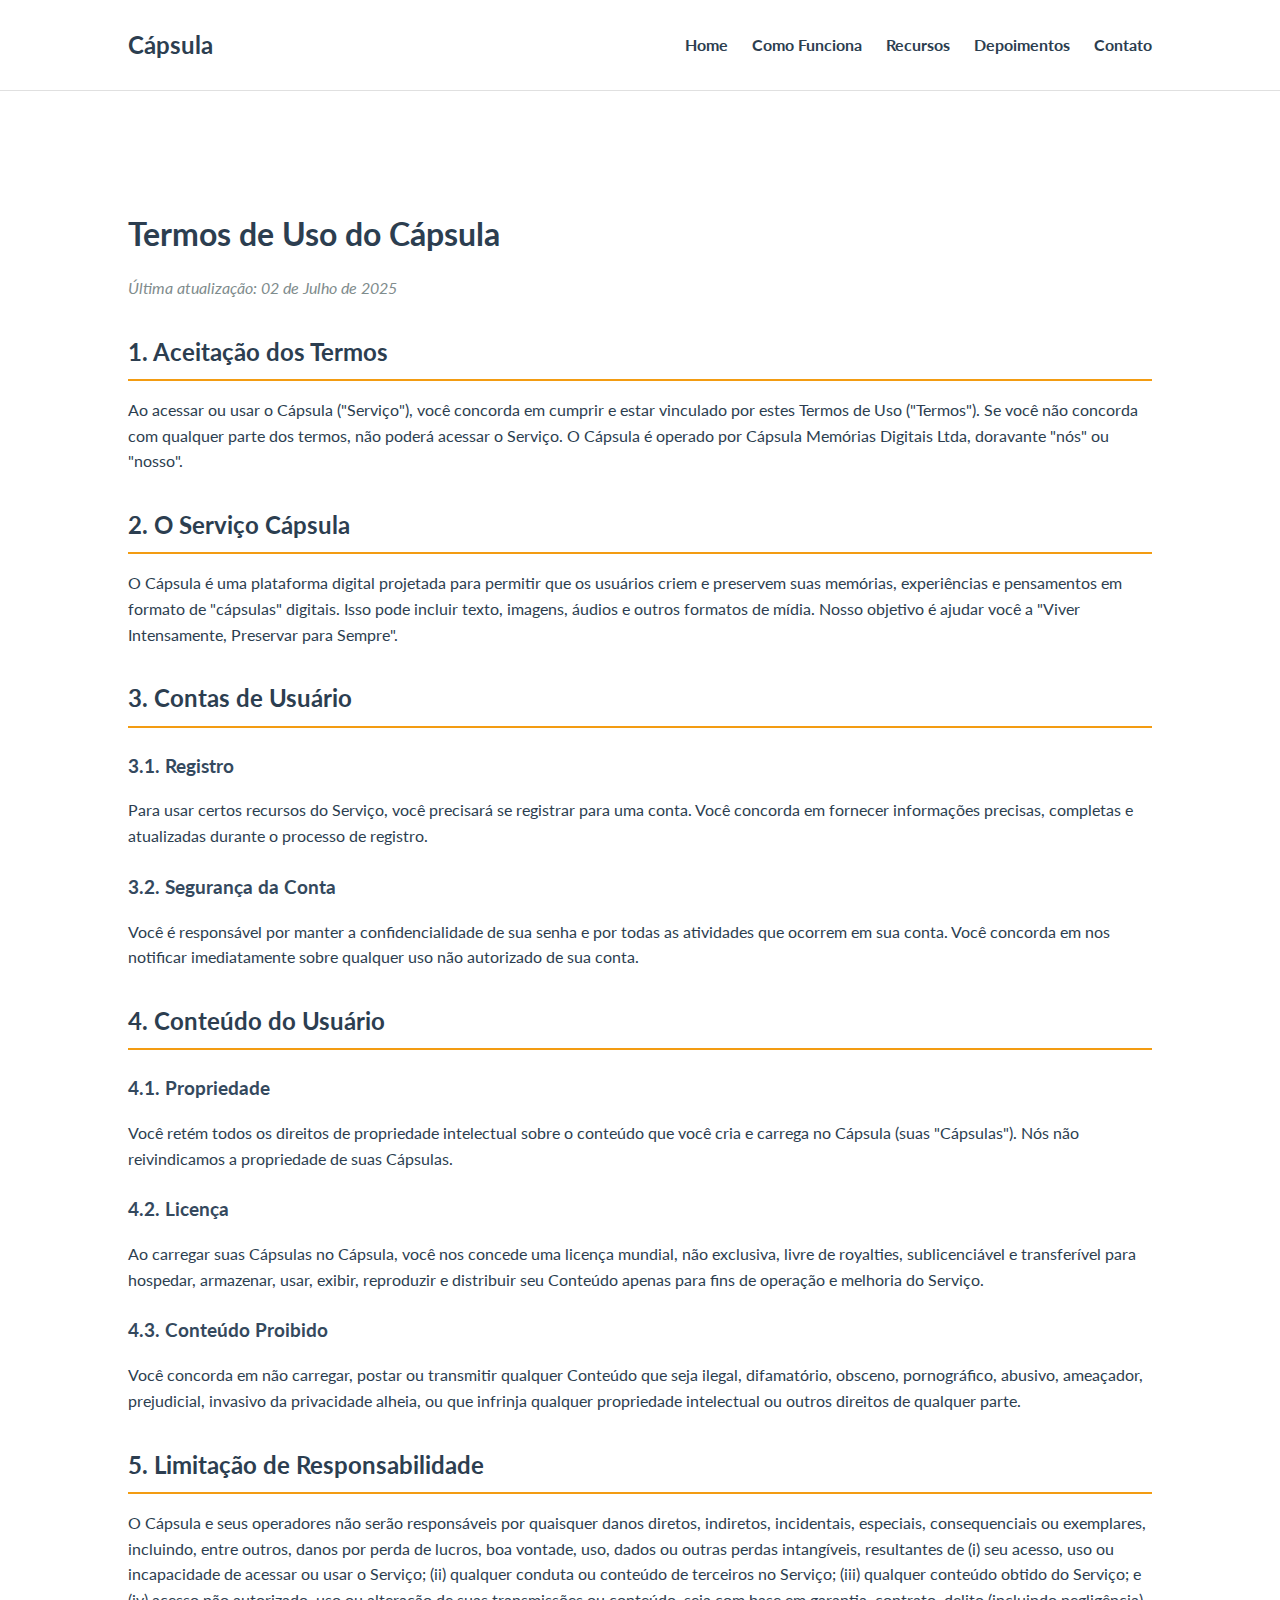
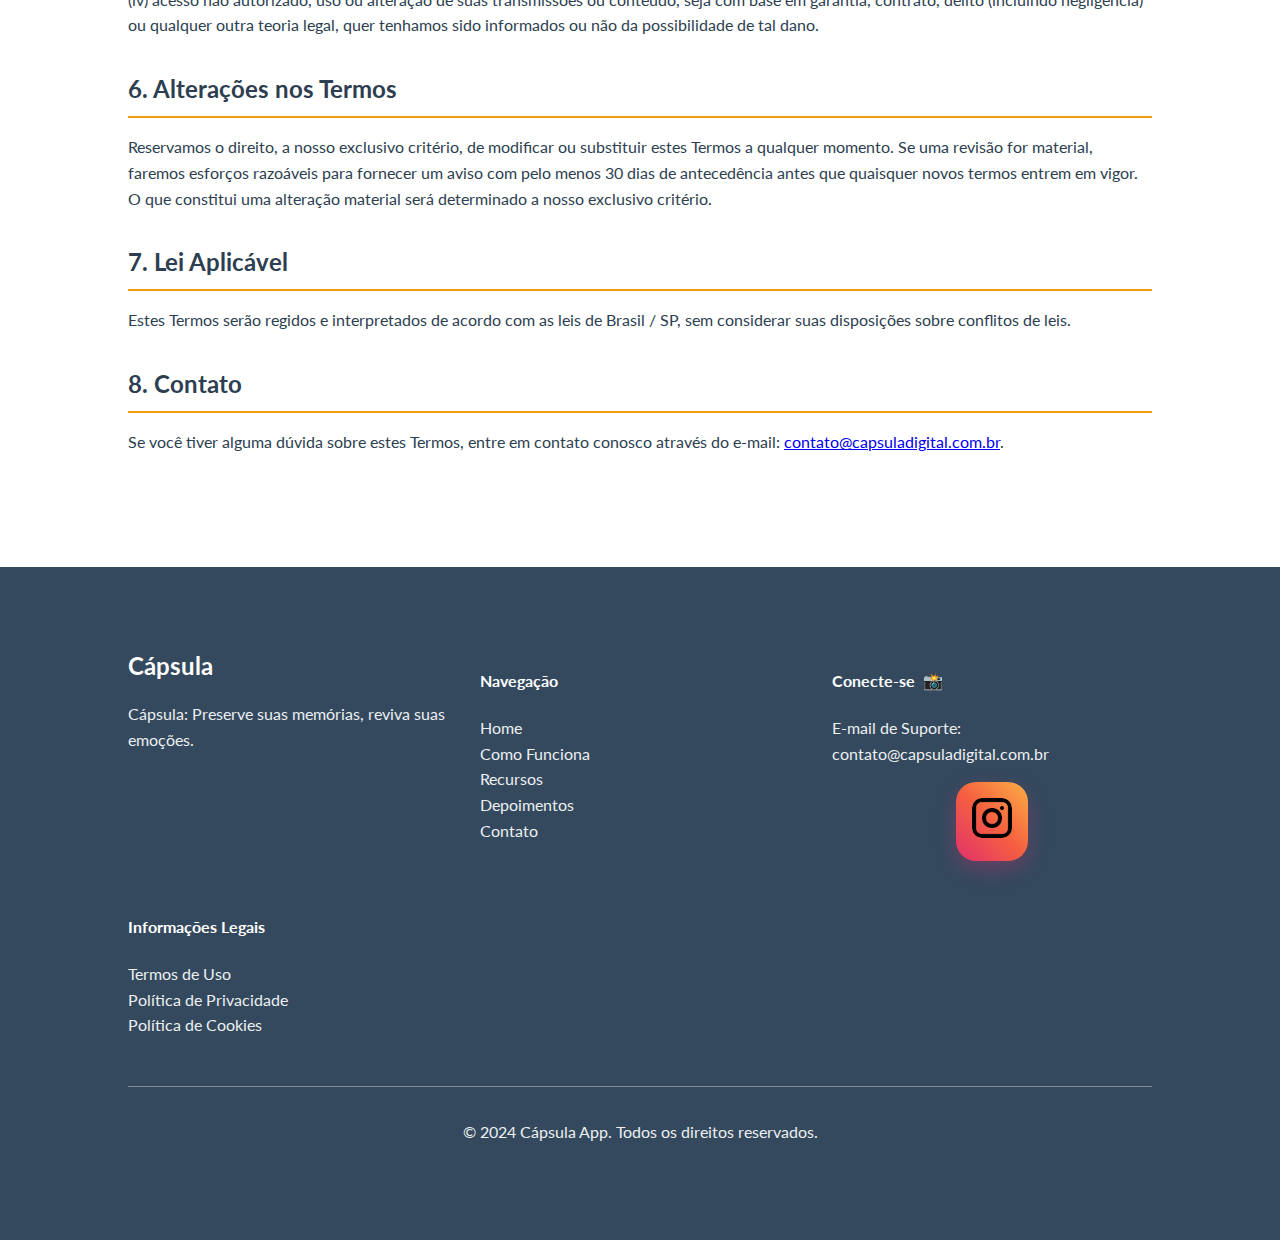
<file: termos-de-uso.html>
<!DOCTYPE html>
<html lang="pt-BR">
<head>
    <meta charset="UTF-8">
    <meta name="viewport" content="width=device-width, initial-scale=1.0">
    <title>Termos de Uso - Cápsula</title>
    <link href="https://fonts.googleapis.com/css2?family=Lato:wght@400;700&display=swap" rel="stylesheet">
    <link rel="stylesheet" href="style.css">
</head>
<body>
    <header>
        <nav>
            <div class="logo">Cápsula</div>
            <ul>
                <li><a href="index.html">Home</a></li>
                <li><a href="index.html#beneficios">Como Funciona</a></li>
                <li><a href="index.html#sobre">Recursos</a></li>
                <li><a href="index.html#depoimentos">Depoimentos</a></li>
                <li><a href="index.html#contato">Contato</a></li>
            </ul>
        </nav>
    </header>

    <main>
        <section class="legal-page">
            <div class="container">
                <h1>Termos de Uso do Cápsula</h1>
                <p class="last-updated">Última atualização: 02 de Julho de 2025</p>

                <h2>1. Aceitação dos Termos</h2>
                <p>Ao acessar ou usar o Cápsula ("Serviço"), você concorda em cumprir e estar vinculado por estes Termos de Uso ("Termos"). Se você não concorda com qualquer parte dos termos, não poderá acessar o Serviço. O Cápsula é operado por Cápsula Memórias Digitais Ltda, doravante "nós" ou "nosso".</p>

                <h2>2. O Serviço Cápsula</h2>
                <p>O Cápsula é uma plataforma digital projetada para permitir que os usuários criem e preservem suas memórias, experiências e pensamentos em formato de "cápsulas" digitais. Isso pode incluir texto, imagens, áudios e outros formatos de mídia. Nosso objetivo é ajudar você a "Viver Intensamente, Preservar para Sempre".</p>

                <h2>3. Contas de Usuário</h2>
                <h3>3.1. Registro</h3>
                <p>Para usar certos recursos do Serviço, você precisará se registrar para uma conta. Você concorda em fornecer informações precisas, completas e atualizadas durante o processo de registro.</p>

                <h3>3.2. Segurança da Conta</h3>
                <p>Você é responsável por manter a confidencialidade de sua senha e por todas as atividades que ocorrem em sua conta. Você concorda em nos notificar imediatamente sobre qualquer uso não autorizado de sua conta.</p>

                <h2>4. Conteúdo do Usuário</h2>
                <h3>4.1. Propriedade</h3>
                <p>Você retém todos os direitos de propriedade intelectual sobre o conteúdo que você cria e carrega no Cápsula (suas "Cápsulas"). Nós não reivindicamos a propriedade de suas Cápsulas.</p>

                <h3>4.2. Licença</h3>
                <p>Ao carregar suas Cápsulas no Cápsula, você nos concede uma licença mundial, não exclusiva, livre de royalties, sublicenciável e transferível para hospedar, armazenar, usar, exibir, reproduzir e distribuir seu Conteúdo apenas para fins de operação e melhoria do Serviço.</p>

                <h3>4.3. Conteúdo Proibido</h3>
                <p>Você concorda em não carregar, postar ou transmitir qualquer Conteúdo que seja ilegal, difamatório, obsceno, pornográfico, abusivo, ameaçador, prejudicial, invasivo da privacidade alheia, ou que infrinja qualquer propriedade intelectual ou outros direitos de qualquer parte.</p>

                <h2>5. Limitação de Responsabilidade</h2>
                <p>O Cápsula e seus operadores não serão responsáveis por quaisquer danos diretos, indiretos, incidentais, especiais, consequenciais ou exemplares, incluindo, entre outros, danos por perda de lucros, boa vontade, uso, dados ou outras perdas intangíveis, resultantes de (i) seu acesso, uso ou incapacidade de acessar ou usar o Serviço; (ii) qualquer conduta ou conteúdo de terceiros no Serviço; (iii) qualquer conteúdo obtido do Serviço; e (iv) acesso não autorizado, uso ou alteração de suas transmissões ou conteúdo, seja com base em garantia, contrato, delito (incluindo negligência) ou qualquer outra teoria legal, quer tenhamos sido informados ou não da possibilidade de tal dano.</p>

                <h2>6. Alterações nos Termos</h2>
                <p>Reservamos o direito, a nosso exclusivo critério, de modificar ou substituir estes Termos a qualquer momento. Se uma revisão for material, faremos esforços razoáveis para fornecer um aviso com pelo menos 30 dias de antecedência antes que quaisquer novos termos entrem em vigor. O que constitui uma alteração material será determinado a nosso exclusivo critério.</p>

                <h2>7. Lei Aplicável</h2>
                <p>Estes Termos serão regidos e interpretados de acordo com as leis de Brasil / SP, sem considerar suas disposições sobre conflitos de leis.</p>

                <h2>8. Contato</h2>
                <p>Se você tiver alguma dúvida sobre estes Termos, entre em contato conosco através do e-mail: <a href="mailto:contato@capsuladigital.com.br">contato@capsuladigital.com.br</a>.</p>
            </div>
        </section>
    </main>

    <footer>
        <div class="container">
            <div class="footer-grid">
                <div class="footer-col">
                    <div class="logo">Cápsula</div>
                    <p>Cápsula: Preserve suas memórias, reviva suas emoções.</p>
                </div>
                <div class="footer-col">
                    <h4>Navegação</h4>
                    <ul>
                        <li><a href="index.html">Home</a></li>
                        <li><a href="index.html#como-funciona">Como Funciona</a></li>
                        <li><a href="index.html#sobre">Recursos</a></li>
                        <li><a href="index.html#depoimentos">Depoimentos</a></li>
                        <li><a href="index.html#contato">Contato</a></li>
                    </ul>
                </div>
                <div class="footer-col">
                    <h4>Conecte-se</h4>
                    <p>E-mail de Suporte: <a href="mailto:contato@capsuladigital.com.br">contato@capsuladigital.com.br</a></p>
                    <div class="social-icons">
                        <a href="#"><img src="instagram-icon.png" alt="Instagram" style="width: 30px; height: 30px;"></a>
                    </div>
                </div>
                <div class="footer-col">
                    <h4>Informações Legais</h4>
                    <ul>
                        <li><a href="termos-de-uso.html">Termos de Uso</a></li>
                        <li><a href="politica-de-privacidade.html">Política de Privacidade</a></li>
                        <li><a href="politica-de-cookies.html">Política de Cookies</a></li>
                    </ul>
                </div>
            </div>
            <div class="copyright">
                <p>© 2024 Cápsula App. Todos os direitos reservados.</p>
            </div>
        </div>
    </footer>
</body>
</html>
</file>
<file: style.css>
/* General Body & Typography */
body {
    font-family: 'Lato', sans-serif;
    color: #2C3E50; /* Azul Marinho Sólido */
    background-color: #ECF0F1; /* Cinza Claro */
    margin: 0;
    line-height: 1.6;
}

h1, h2, h3, h4 {
    font-weight: 700; /* Lato Bold */
}

p {
    font-weight: 400; /* Lato Regular */
}

/* AJUSTADO: Largura máxima do conteúdo */
.container {
    width: 80%;
    max-width: 1440px; /* Aumentado para permitir mais colunas e dar mais espaço */
    margin: 0 auto;
    padding: 2rem 0;
}

/* Header & Navigation */
header {
    background-color: #FFFFFF;
    padding: 1rem 0;
    border-bottom: 1px solid #E0E0E0;
    position: sticky;
    top: 0;
    z-index: 1000;
}

nav {
    display: flex;
    justify-content: space-between;
    align-items: center;
    width: 80%;
    max-width: 1440px; /* Alinhando com o container principal */
    margin: 0 auto;
}

.logo {
    font-size: 1.5rem;
    font-weight: 700;
    color: #2C3E50;
}

.navbar-logo {
    height: 1.2em; /* Ajuste conforme a altura do texto 'Cápsula' */
    vertical-align: middle;
    margin-right: 0.5rem;
}

nav ul {
    list-style: none;
    display: flex;
    gap: 1.5rem;
}

nav a {
    text-decoration: none;
    color: #2C3E50;
    font-weight: 700;
}

/* Hero Section */
.hero-section {
    text-align: center;
    padding: 4rem 0;
    background: linear-gradient(135deg, #ECF0F1 0%, #FFFFFF 50%, #ECF0F1 100%);
    position: relative;
    overflow: hidden;
}

.hero-section::before {
    content: '';
    position: absolute;
    top: 0;
    left: 0;
    right: 0;
    bottom: 0;
    background: url('data:image/svg+xml,<svg xmlns="http://www.w3.org/2000/svg" viewBox="0 0 100 100"><defs><pattern id="hero-pattern" width="50" height="50" patternUnits="userSpaceOnUse"><circle cx="25" cy="25" r="2" fill="%23F39C12" opacity="0.1"/><circle cx="75" cy="75" r="1" fill="%233498DB" opacity="0.1"/></pattern></defs><rect width="100" height="100" fill="url(%23hero-pattern)"/></svg>') repeat;
    pointer-events: none;
    animation: float 20s ease-in-out infinite;
}

@keyframes float {
    0%, 100% { transform: translateY(0px); }
    50% { transform: translateY(-10px); }
}

.hero-section h1 {
    font-size: 3.5rem;
    background: linear-gradient(45deg, #2C3E50, #3498DB, #F39C12);
    -webkit-background-clip: text;
    -webkit-text-fill-color: transparent;
    background-clip: text;
    margin-bottom: 1.5rem;
    position: relative;
    z-index: 1;
    animation: slideInDown 1s ease-out;
    text-shadow: 0 2px 4px rgba(0,0,0,0.1);
}

@keyframes slideInDown {
    from {
        opacity: 0;
        transform: translateY(-50px);
    }
    to {
        opacity: 1;
        transform: translateY(0);
    }
}

.hero-section p {
    font-size: 1.3rem;
    color: #7F8C8D;
    margin-bottom: 2rem;
    position: relative;
    z-index: 1;
    animation: slideInUp 1s ease-out 0.3s both;
    max-width: 600px;
    margin-left: auto;
    margin-right: auto;
    line-height: 1.6;
}

@keyframes slideInUp {
    from {
        opacity: 0;
        transform: translateY(30px);
    }
    to {
        opacity: 1;
        transform: translateY(0);
    }
}

.cta-buttons {
    margin-top: 2rem;
    position: relative;
    z-index: 1;
    animation: fadeIn 1s ease-out 0.6s both;
}

@keyframes fadeIn {
    from { opacity: 0; }
    to { opacity: 1; }
}

.btn {
    padding: 1rem 2rem;
    border-radius: 50px;
    text-decoration: none;
    font-weight: 700;
    margin: 0 0.5rem;
    display: inline-block;
    transition: all 0.3s ease;
    position: relative;
    overflow: hidden;
    box-shadow: 0 4px 15px rgba(0, 0, 0, 0.1);
}

.btn::before {
    content: '';
    position: absolute;
    top: 0;
    left: -100%;
    width: 100%;
    height: 100%;
    background: linear-gradient(90deg, transparent, rgba(255, 255, 255, 0.3), transparent);
    transition: left 0.5s ease;
}

.btn:hover::before {
    left: 100%;
}

.btn.primary {
    background: linear-gradient(45deg, #F39C12, #E67E22);
    color: #FFFFFF;
    border: 2px solid transparent;
}

.btn.primary:hover {
    transform: translateY(-3px);
    box-shadow: 0 8px 25px rgba(243, 156, 18, 0.4);
    background: linear-gradient(45deg, #E67E22, #F39C12);
}

.btn.secondary {
    background: linear-gradient(45deg, #3498DB, #2980B9);
    color: #FFFFFF;
    border: 2px solid transparent;
}

.btn.secondary:hover {
    transform: translateY(-3px);
    box-shadow: 0 8px 25px rgba(52, 152, 219, 0.4);
    background: linear-gradient(45deg, #2980B9, #3498DB);
}

.hero-image-placeholder {
    margin-top: 3rem;
    position: relative;
    z-index: 1;
    animation: zoomIn 1s ease-out 0.9s both;
}

@keyframes zoomIn {
    from {
        opacity: 0;
        transform: scale(0.8);
    }
    to {
        opacity: 1;
        transform: scale(1);
    }
}

.hero-image-placeholder img {
    max-width: 100%;
    border-radius: 20px;
    box-shadow: 0 20px 40px rgba(0, 0, 0, 0.15);
    transition: all 0.3s ease;
    position: relative;
}

.hero-image-placeholder::before {
    content: '';
    position: absolute;
    top: -10px;
    left: -10px;
    right: -10px;
    bottom: -10px;
    background: linear-gradient(45deg, #F39C12, #3498DB, #F39C12);
    border-radius: 25px;
    z-index: -1;
    opacity: 0;
    transition: opacity 0.3s ease;
}

.hero-image-placeholder:hover::before {
    opacity: 0.3;
}

.hero-image-placeholder:hover img {
    transform: scale(1.02);
    box-shadow: 0 25px 50px rgba(0, 0, 0, 0.2);
}

/* Efeito de partículas flutuantes */
.hero-section::after {
    content: '';
    position: absolute;
    top: 0;
    left: 0;
    right: 0;
    bottom: 0;
    background: url('data:image/svg+xml,<svg xmlns="http://www.w3.org/2000/svg" viewBox="0 0 200 200"><defs><pattern id="particles" width="200" height="200" patternUnits="userSpaceOnUse"><circle cx="50" cy="50" r="1" fill="%23F39C12" opacity="0.3"><animate attributeName="opacity" values="0.3;0.8;0.3" dur="3s" repeatCount="indefinite"/></circle><circle cx="150" cy="100" r="1.5" fill="%233498DB" opacity="0.2"><animate attributeName="opacity" values="0.2;0.7;0.2" dur="4s" repeatCount="indefinite"/></circle><circle cx="100" cy="150" r="1" fill="%23E74C3C" opacity="0.25"><animate attributeName="opacity" values="0.25;0.6;0.25" dur="5s" repeatCount="indefinite"/></circle></pattern></defs><rect width="200" height="200" fill="url(%23particles)"/></svg>') repeat;
    pointer-events: none;
    animation: drift 30s linear infinite;
}

@keyframes drift {
    from { transform: translateX(0); }
    to { transform: translateX(-200px); }
}

/* Benefits Section */
.benefits-section {
    background: linear-gradient(135deg, #FFFFFF 0%, #ECF0F1 100%);
    padding: 4rem 0;
    position: relative;
    overflow: hidden;
}

.benefits-section::before {
    content: '';
    position: absolute;
    top: 0;
    left: 0;
    right: 0;
    bottom: 0;
    background: url('data:image/svg+xml,<svg xmlns="http://www.w3.org/2000/svg" viewBox="0 0 100 100"><defs><pattern id="grain" width="100" height="100" patternUnits="userSpaceOnUse"><circle cx="50" cy="50" r="1" fill="%23F39C12" opacity="0.1"/></pattern></defs><rect width="100" height="100" fill="url(%23grain)"/></svg>') repeat;
    pointer-events: none;
}

.benefits-section h2 {
    text-align: center;
    font-size: 2.5rem;
    margin-bottom: 1rem;
    background: linear-gradient(45deg, #2C3E50, #3498DB);
    -webkit-background-clip: text;
    -webkit-text-fill-color: transparent;
    background-clip: text;
}

.benefits-section h3 {
    text-align: center;
    font-size: 1.5rem;
    color: #7F8C8D;
    margin-bottom: 2rem;
}

.benefits-grid {
    display: grid;
    grid-template-columns: repeat(auto-fit, minmax(300px, 1fr));
    gap: 2rem;
    margin-top: 2rem;
}

.benefit-item {
    text-align: center;
    padding: 2rem;
    background: rgba(255, 255, 255, 0.9);
    border-radius: 15px;
    box-shadow: 0 5px 15px rgba(0, 0, 0, 0.1);
    transition: all 0.3s ease;
    position: relative;
    overflow: hidden;
    animation: fadeInUp 0.6s ease forwards;
}

.benefit-item::before {
    content: '';
    position: absolute;
    top: 0;
    left: -100%;
    width: 100%;
    height: 100%;
    background: linear-gradient(90deg, transparent, rgba(243, 156, 18, 0.1), transparent);
    transition: left 0.5s ease;
}

.benefit-item:hover::before {
    left: 100%;
}

.benefit-item:hover {
    transform: translateY(-10px);
    box-shadow: 0 15px 30px rgba(0, 0, 0, 0.2);
    background: rgba(255, 255, 255, 1);
}

.benefit-item .icon-placeholder {
    transition: transform 0.3s ease;
}

.benefit-item:hover .icon-placeholder {
    transform: scale(1.1) rotate(5deg);
}

.benefit-item h4 {
    color: #2C3E50;
    margin: 1rem 0;
    font-size: 1.3rem;
    transition: color 0.3s ease;
}

.benefit-item:hover h4 {
    color: #F39C12;
}

.icon-placeholder img {
    margin-bottom: 1rem;
    width: 100px;
    height: 100px;
    object-fit: contain;
}


/* About Section */
.about-section {
    padding: 4rem 0;
    background: linear-gradient(135deg, #ECF0F1 0%, #FFFFFF 100%);
    position: relative;
}

.about-section::after {
    content: '';
    position: absolute;
    bottom: 0;
    left: 0;
    right: 0;
    height: 4px;
    background: linear-gradient(90deg, #F39C12, #3498DB, #F39C12);
}

.about-section h2 {
    text-align: center;
    font-size: 2.5rem;
    margin-bottom: 1rem;
    color: #2C3E50;
    position: relative;
}

.about-section h2::after {
    content: '';
    position: absolute;
    bottom: -10px;
    left: 50%;
    transform: translateX(-50%);
    width: 80px;
    height: 3px;
    background: linear-gradient(90deg, #F39C12, #3498DB);
    border-radius: 2px;
}

.about-section h3 {
    text-align: center;
    font-size: 1.5rem;
    color: #7F8C8D;
    margin-bottom: 2rem;
    font-style: italic;
}

.about-section p {
    font-size: 1.1rem;
    line-height: 1.8;
    text-align: center;
    max-width: 800px;
    margin: 0 auto;
    padding: 2rem;
    background: rgba(255, 255, 255, 0.8);
    border-radius: 15px;
    box-shadow: 0 5px 15px rgba(0, 0, 0, 0.1);
    position: relative;
    overflow: hidden;
}

.about-section p::before {
    content: '"';
    position: absolute;
    top: -10px;
    left: 20px;
    font-size: 4rem;
    color: #F39C12;
    opacity: 0.3;
    font-family: serif;
}

.about-section p::after {
    content: '"';
    position: absolute;
    bottom: -30px;
    right: 20px;
    font-size: 4rem;
    color: #3498DB;
    opacity: 0.3;
    font-family: serif;
}

.about-section strong {
    color: #F39C12;
    font-weight: 700;
    padding: 2px 4px;
    border-radius: 3px;
    background: rgba(243, 156, 18, 0.1);
}

/* How It Works Section */
.how-it-works-section {
    background-color: #FFFFFF;
    padding: 4rem 0;
}

.steps-grid {
    display: grid;
    grid-template-columns: repeat(auto-fit, minmax(300px, 1fr));
    gap: 2rem;
    margin-top: 2rem;
}

.step-item {
    text-align: center;
}


/* Features Section */
.features-section {
    background: linear-gradient(135deg, #2C3E50 0%, #34495E 100%);
    color: #FFFFFF;
    padding: 4rem 0;
    position: relative;
    overflow: hidden;
}

.features-section::before {
    content: '';
    position: absolute;
    top: 0;
    left: 0;
    right: 0;
    bottom: 0;
    background: url('data:image/svg+xml,<svg xmlns="http://www.w3.org/2000/svg" viewBox="0 0 100 100"><defs><pattern id="dots" width="20" height="20" patternUnits="userSpaceOnUse"><circle cx="10" cy="10" r="1" fill="%23F39C12" opacity="0.1"/></pattern></defs><rect width="100" height="100" fill="url(%23dots)"/></svg>') repeat;
    pointer-events: none;
}

.features-section h2 {
    text-align: center;
    font-size: 2.5rem;
    margin-bottom: 1rem;
    color: #FFFFFF;
    position: relative;
    z-index: 1;
}

.features-section h3 {
    text-align: center;
    font-size: 1.3rem;
    color: #ECF0F1;
    margin-bottom: 3rem;
    font-weight: 400;
    position: relative;
    z-index: 1;
}

.features-grid {
    display: grid;
    grid-template-columns: repeat(auto-fit, minmax(280px, 1fr));
    gap: 2rem;
    margin-top: 2rem;
    position: relative;
    z-index: 1;
}

.feature-item {
    background: rgba(255, 255, 255, 0.1);
    backdrop-filter: blur(10px);
    border: 1px solid rgba(255, 255, 255, 0.2);
    border-radius: 15px;
    padding: 2rem;
    text-align: center;
    transition: all 0.3s ease;
    position: relative;
    overflow: hidden;
    opacity: 0; /* Para a animação */
    animation: slideInUp 0.6s ease forwards;
}

.feature-item::before {
    content: '';
    position: absolute;
    top: 0;
    left: -100%;
    width: 100%;
    height: 100%;
    background: linear-gradient(90deg, transparent, rgba(243, 156, 18, 0.2), transparent);
    transition: left 0.6s ease;
}

.feature-item:hover::before {
    left: 100%;
}

.feature-item:hover {
    transform: translateY(-10px);
    background: rgba(255, 255, 255, 0.15);
    border-color: #F39C12;
    box-shadow: 0 15px 30px rgba(0, 0, 0, 0.3);
}

.feature-icon {
    font-size: 3rem;
    margin-bottom: 1rem;
    transition: transform 0.3s ease;
    position: relative;
    z-index: 1;
}

.feature-item:hover .feature-icon {
    transform: scale(1.2) rotate(10deg);
}

.feature-item h4 {
    color: #FFFFFF;
    font-size: 1.3rem;
    margin-bottom: 1rem;
    position: relative;
    z-index: 1;
    transition: color 0.3s ease;
}

.feature-item:hover h4 {
    color: #F39C12;
}

.feature-item p {
    color: #ECF0F1;
    line-height: 1.6;
    position: relative;
    z-index: 1;
}

/* Animações escalonadas para os itens */
.benefit-item:nth-child(1) { animation-delay: 0.1s; }
.benefit-item:nth-child(2) { animation-delay: 0.2s; }
.benefit-item:nth-child(3) { animation-delay: 0.3s; }

.feature-item:nth-child(1) { animation-delay: 0.1s; }
.feature-item:nth-child(2) { animation-delay: 0.2s; }
.feature-item:nth-child(3) { animation-delay: 0.3s; }
.feature-item:nth-child(4) { animation-delay: 0.4s; }
.feature-item:nth-child(5) { animation-delay: 0.5s; }
.feature-item:nth-child(6) { animation-delay: 0.6s; }
.feature-item:nth-child(7) { animation-delay: 0.7s; }
.feature-item:nth-child(8) { animation-delay: 0.8s; }

@keyframes fadeInUp {
    from {
        opacity: 0;
        transform: translateY(30px);
    }
    to {
        opacity: 1;
        transform: translateY(0);
    }
}

@keyframes slideInUp {
    from {
        opacity: 0;
        transform: translateY(50px);
    }
    to {
        opacity: 1;
        transform: translateY(0);
    }
}


/* Pricing Section */
.pricing-section {
    padding: 4rem 0;
    background-color: #ECF0F1;
    text-align: center;
}

.pricing-section h2 {
    font-size: 2.5rem;
    color: #2C3E50;
    margin-bottom: 1rem;
}

.pricing-section h3 {
    font-size: 1.5rem;
    color: #7F8C8D;
    margin-bottom: 3rem;
}

.pricing-grid {
    display: grid;
    grid-template-columns: repeat(auto-fit, minmax(300px, 1fr));
    gap: 2rem;
    justify-content: center;
}

.pricing-item {
    background-color: #FFFFFF;
    padding: 2.5rem;
    border-radius: 15px;
    box-shadow: 0 5px 15px rgba(0, 0, 0, 0.1);
    transition: transform 0.3s ease, box-shadow 0.3s ease;
    display: flex;
    flex-direction: column;
    align-items: center;
}

.pricing-item:hover {
    transform: translateY(-10px);
    box-shadow: 0 10px 25px rgba(0, 0, 0, 0.2);
}

.pricing-item.featured {
    border: 3px solid #F39C12;
    transform: scale(1.05);
    box-shadow: 0 10px 30px rgba(0, 0, 0, 0.25);
}

.pricing-item.featured:hover {
    transform: translateY(-15px) scale(1.07);
}

.pricing-item h4 {
    font-size: 1.8rem;
    color: #2C3E50;
    margin-bottom: 1.5rem;
}

.pricing-item .price {
    font-size: 3rem;
    font-weight: 700;
    color: #F39C12;
    margin-bottom: 1rem;
}

.pricing-item .price span {
    font-size: 1.2rem;
    font-weight: 400;
    color: #7F8C8D;
}

.pricing-item .details {
    font-size: 1rem;
    color: #3498DB;
    margin-bottom: 1.5rem;
}

.pricing-item ul {
    list-style: none;
    padding: 0;
    margin-bottom: 2rem;
    text-align: left;
    width: 100%;
}

.pricing-item ul li {
    margin-bottom: 0.8rem;
    color: #555;
    font-size: 1.1rem;
    position: relative;
    padding-left: 25px;
}

.pricing-item ul li::before {
    content: '✓';
    color: #27AE60; /* Verde */
    position: absolute;
    left: 0;
    font-weight: 700;
}

.pricing-item .btn {
    margin-top: auto; /* Empurra o botão para o final */
    width: 80%;
}


/* Testimonials Section */
.testimonials-section {
    padding: 4rem 0; /* Padding da seção geral de depoimentos */
}

/* NOVO: Container para o Grid de Depoimentos */
.testimonials-grid-container {
    display: grid;
    /* Define o layout de colunas responsivo:
       - auto-fit: Preenche o espaço disponível com o máximo de colunas possível.
       - minmax(300px, 1fr): Cada coluna terá no mínimo 300px e no máximo 1 fração do espaço disponível.
         Ajuste 300px conforme a largura mínima desejada para cada depoimento. */
    grid-template-columns: repeat(auto-fit, minmax(300px, 1fr));
    gap: 30px; /* Espaçamento entre os depoimentos */
    padding: 20px; /* Um padding geral para o grid */
    box-sizing: border-box; /* Garante que padding não adicione largura extra */
    margin: 2rem auto; /* Centraliza o grid */
    max-width: 1440px; /* Alinhando com o container principal */
}

/* Estilo para cada item de depoimento (card) */
.testimonial-item {
    display: flex;
    flex-direction: column; /* Conteúdo interno (citação e autor) empilhado */
    justify-content: space-between; /* Empurra o autor para o fundo do card */

    padding: 25px; /* Padding interno do card */
    background-color: #fff;
    border-radius: 12px; /* Cantos arredondados */
    border-left: 5px solid #F39C12; /* Adicionado borda lateral */
    box-shadow: 0 8px 20px rgba(0, 0, 0, 0.1); /* Sombra suave */
    text-align: left; /* Alinha o texto à esquerda (ou center se preferir) */
    height: 100%; /* Garante que o item ocupe 100% da sua célula no grid, para igualar alturas */
    box-sizing: border-box; /* Garante que padding não adicione altura extra */
    transition: transform 0.3s ease, box-shadow 0.3s ease; /* Transição para hover */
}

.testimonial-item:hover {
    transform: translateY(-5px);
    box-shadow: 0 12px 25px rgba(0, 0, 0, 0.2);
}

/* Estilo para a citação (texto do depoimento) */
.testimonial-item .quote {
    flex-grow: 1; /* Permite que a citação ocupe o máximo de espaço disponível */
    margin-bottom: 20px; /* Espaço entre a citação e as informações do autor */
    font-size: 1.1em;
    line-height: 1.6;
    color: #2C3E50;
    font-style: italic;
}

/* Estilo para as informações do autor (substitui .credit) */
.testimonial-item .author-info {
    font-weight: 700; /* Negrito para o nome */
    color: #7F8C8D; /* Cor para o texto do autor */
    font-size: 0.9rem;
    text-align: right; /* Alinha as informações do autor à direita */
}

.testimonial-item .author-info .name {
    color: #2C3E50; /* Cor mais escura para o nome do autor */
}

.testimonial-item .author-info .age {
    font-weight: normal; /* Idade normal */
    color: #7F8C8D; /* Mesma cor do resto do texto do autor */
}

/* CTA Section */
.cta-section {
    background-color: #2C3E50;
    color: #FFFFFF;
    text-align: center;
    padding: 4rem 0;
}

.cta-section h2 {
    color: #FFFFFF;
}

.cta-section p {
    color: #ECF0F1;
}

/* Footer */
footer {
    background-color: #34495E;
    color: #ECF0F1;
    padding: 3rem 0;
}

.footer-grid {
    display: grid;
    grid-template-columns: repeat(auto-fit, minmax(250px, 1fr));
    gap: 2rem;
}

.footer-col .logo {
    color: #FFFFFF;
    font-size: 1.5rem;
    font-weight: 700;
}

.footer-col h4 {
    color: #FFFFFF;
}

.footer-col ul {
    list-style: none;
    padding: 0;
}

.footer-col a {
    color: #ECF0F1;
    text-decoration: none;
}

/* Destaque especial para o Instagram no footer */
.social-icons {
    display: flex;
    justify-content: center;
    align-items: center;
    margin-top: 1rem;
}

.social-icons a {
    position: relative;
    display: inline-block;
    padding: 1rem;
    background: linear-gradient(45deg, #E1306C, #F56040, #FCAF45);
    border-radius: 20px;
    transition: all 0.3s ease;
    box-shadow: 0 8px 20px rgba(225, 48, 108, 0.3);
    animation: pulse 2s ease-in-out infinite;
}

@keyframes pulse {
    0%, 100% {
        transform: scale(1);
        box-shadow: 0 8px 20px rgba(225, 48, 108, 0.3);
    }
    50% {
        transform: scale(1.05);
        box-shadow: 0 12px 30px rgba(225, 48, 108, 0.5);
    }
}

.social-icons a::before {
    content: '';
    position: absolute;
    top: -3px;
    left: -3px;
    right: -3px;
    bottom: -3px;
    background: linear-gradient(45deg, #E1306C, #F56040, #FCAF45, #E1306C);
    border-radius: 23px;
    z-index: -1;
    opacity: 0;
    transition: opacity 0.3s ease;
    animation: rotate 3s linear infinite;
}

@keyframes rotate {
    from { transform: rotate(0deg); }
    to { transform: rotate(360deg); }
}

.social-icons a:hover::before {
    opacity: 1;
}

.social-icons a:hover {
    transform: translateY(-5px) scale(1.1);
    box-shadow: 0 15px 35px rgba(225, 48, 108, 0.6);
    animation: none;
}

.social-icons a img {
    width: 40px !important;
    height: 40px !important;
    border-radius: 10px;
    transition: all 0.3s ease;
    filter: brightness(1.2) contrast(1.1);
}

.social-icons a:hover img {
    transform: rotate(10deg);
    filter: brightness(1.4) contrast(1.2);
}

/* Texto especial para Instagram */
.footer-col h4 {
    color: #FFFFFF;
    position: relative;
}

.footer-col:nth-child(3) h4::after {
    content: '📸';
    margin-left: 0.5rem;
    animation: bounce 2s ease-in-out infinite;
}

@keyframes bounce {
    0%, 20%, 50%, 80%, 100% {
        transform: translateY(0);
    }
    40% {
        transform: translateY(-10px);
    }
    60% {
        transform: translateY(-5px);
    }
}

.copyright {
    text-align: center;
    margin-top: 2rem;
    border-top: 1px solid #7F8C8D;
    padding-top: 1rem;
}

/* Hide the hamburger button on larger screens */
.hamburger-button {
    display: none;
}

/* Legal Page styles */
.legal-page {
    padding: 4rem 0;
    background-color: #FFFFFF;
}

.legal-page h1 {
    color: #2C3E50;
    margin-bottom: 1rem;
}

.legal-page h2 {
    color: #2C3E50;
    margin-top: 2rem;
    margin-bottom: 1rem;
    border-bottom: 2px solid #F39C12;
    padding-bottom: 0.5rem;
}

.legal-page h3 {
    color: #34495E;
    margin-top: 1.5rem;
    margin-bottom: 0.5rem;
}

.legal-page .last-updated {
    color: #7F8C8D;
    font-style: italic;
    margin-bottom: 2rem;
}

.legal-page ul {
    margin-left: 1.5rem;
}

.legal-page li {
    margin-bottom: 0.5rem;
}

/* GLOBAL SPACING ADJUSTMENTS - GARANTE FLUXO VISUAL */
.hero-section {
    padding-bottom: 0.5rem;
    padding-top: 2rem; /* Reduz o padding superior da seção hero */
}
.hero-section h1 {
    margin-top: 1rem; /* Reduz a margem superior do h1 */
}

.benefits-section,
.about-section,
.how-it-works-section,
.features-section,
.testimonials-section,
.cta-section,
.pricing-section { /* Adicionado pricing-section aqui */
    padding-top: 1.5rem;
    padding-bottom: 1.5rem;
    margin-top: 0; 
    position: relative; /* Para z-index */
    z-index: 1; /* Para evitar sobreposições */
}

/* Ajustes específicos para o espaço entre a imagem hero e a próxima seção */
.hero-image-placeholder {
    margin-bottom: 0.5rem;
    margin-top: 1.5rem;
}

/* Removendo margens entre seções e adicionando margens negativas para aproximar */
.hero-section + section,
section + section {
    margin-top: -0.5rem;
}


/* --- RESPONSIVIDADE GERAL --- */
@media (max-width: 768px) {
    .container {
        width: 90%;
        padding: 1rem 0; /* Ajuste padding do container para mobile */
    }

    /* Navbar/Hamburger related styles */
    nav {
        flex-direction: row; 
        justify-content: space-between; 
        align-items: center;
    }

    nav ul {
        display: none; 
        flex-direction: column; 
        position: absolute; 
        top: 60px; 
        left: 0;
        width: 100%;
        background-color: #FFFFFF; 
        box-shadow: 0 4px 8px rgba(0, 0, 0, 0.1);
        padding: 1rem 0;
        border-top: 1px solid #E0E0E0;
        z-index: 999; 
    }
    
    nav ul.active {
        display: flex;
    }

    nav ul li {
        text-align: center;
        margin: 0.5rem 0;
    }

    nav ul a {
        display: block; 
        padding: 0.8rem 1rem;
        font-size: 1.1rem;
        transition: background-color 0.3s ease;
    }

    nav ul a:hover {
        background-color: #F8F8F8;
    }

    .hamburger-button {
        display: block; 
        background: none;
        border: none;
        cursor: pointer;
        padding: 0.5rem;
        position: relative; 
        z-index: 1001; 
        width: 40px; 
        height: 40px; 
    }

    .hamburger-icon,
    .hamburger-icon::before,
    .hamburger-icon::after {
        content: '';
        display: block;
        width: 25px;
        height: 3px;
        background-color: #2C3E50; 
        transition: all 0.3s ease;
        position: absolute; 
        left: 50%; 
        transform: translateX(-50%); 
    }

    .hamburger-icon {
        top: 50%;
        transform: translate(-50%, -50%); 
    }

    .hamburger-icon::before {
        top: 0; 
        transform: translateY(-8px) translateX(-50%); 
    }

    .hamburger-icon::after {
        bottom: 0; 
        transform: translateY(8px) translateX(-50%); 
    }

    .hamburger-button.active .hamburger-icon {
        background-color: transparent; 
    }

    .hamburger-button.active .hamburger-icon::before {
        transform: translateY(0) translateX(-50%) rotate(45deg);
    }

    .hamburger-button.active .hamburger-icon::after {
        transform: translateY(0) translateX(-50%) rotate(-45deg);
    }

    /* Hero Section Responsividade */
    .hero-section h1 {
        font-size: 2.5rem;
    }
    
    .hero-section p {
        font-size: 1.1rem;
        padding: 0 1rem;
    }
    
    .btn {
        padding: 0.8rem 1.5rem;
        margin: 0.5rem;
        display: block;
        max-width: 280px;
        margin-left: auto;
        margin-right: auto;
    }
    
    .hero-image-placeholder {
        margin-top: 2rem;
        padding: 0 1rem;
    }

    /* Section Headings Responsividade */
    .benefits-section h2,
    .about-section h2,
    .features-section h2,
    .pricing-section h2,
    .testimonials-section h2 { /* Adicionado testimonials-section h2 */
        font-size: 2rem;
    }
    
    .benefits-section h3,
    .features-section h3,
    .pricing-section h3,
    .testimonials-section h3 { /* Adicionado testimonials-section h3 */
        font-size: 1.2rem;
    }
    
    /* Benefits/About/Features Items Responsividade */
    .benefit-item,
    .feature-item,
    .pricing-item {
        padding: 1.5rem;
    }
    .about-section p {
        padding: 1.5rem;
        font-size: 1rem;
    }
    .feature-icon {
        font-size: 2.5rem;
    }

    /* Grid Layouts Responsividade */
    .benefits-grid,
    .steps-grid,
    .features-grid,
    .pricing-grid,
    .footer-grid {
        grid-template-columns: 1fr; /* Força uma coluna em mobile */
    }
    
    /* NOVO: Grid de Depoimentos em Mobile */
    .testimonials-grid-container {
        grid-template-columns: 1fr; /* Apenas 1 coluna em telas menores */
        gap: 20px; /* Menor espaçamento */
        padding: 15px;
    }
    
    /* Espaçamentos entre seções em mobile */
    .hero-section {
        padding-bottom: 0.25rem;
    }
    
    .benefits-section,
    .how-it-works-section,
    .features-section,
    .testimonials-section,
    .cta-section,
    .pricing-section { /* Adicionado pricing-section */
        padding-top: 1rem;
        padding-bottom: 1rem;
    }
    
    .about-section {
        padding-top: 0.75rem; /* Ajuste fino */
        padding-bottom: 1rem;
    }
    
    .hero-image-placeholder {
        margin-bottom: 0.25rem;
        margin-top: 1rem;
    }
    
    .hero-section + section,
    section + section {
        margin-top: -0.25rem;
    }

    /* Responsividade para o Instagram destacado */
    .social-icons a {
        padding: 0.8rem;
    }
    
    .social-icons a img {
        width: 35px !important;
        height: 35px !important;
    }
}
</file>
